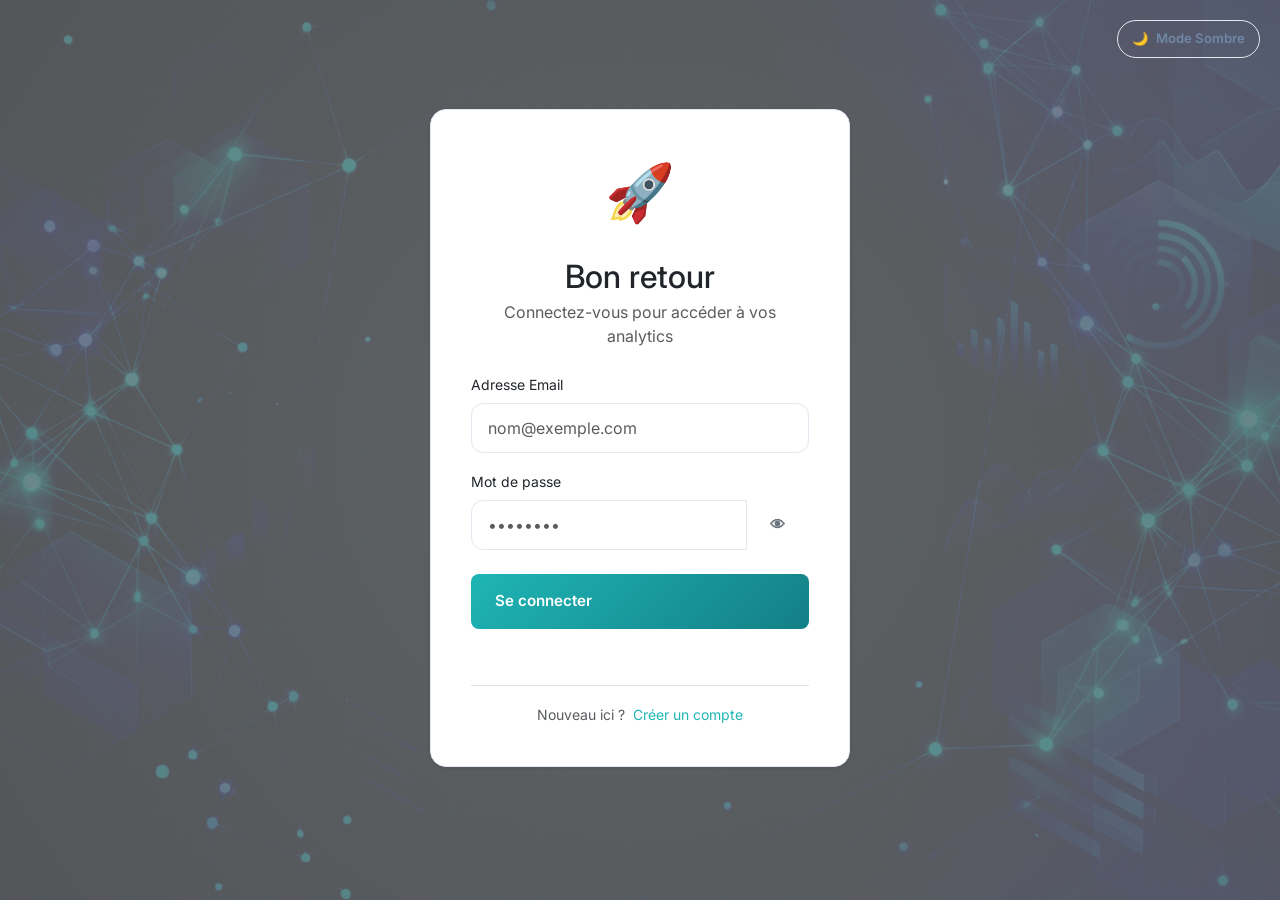
<file: frontend/index.html>
<!DOCTYPE html>
<html lang="fr" data-theme="light">
<head>
    <meta charset="UTF-8">
    <meta name="viewport" content="width=device-width, initial-scale=1.0">
    <title>Connexion - BusinessApp</title>
    <link rel="icon" type="image/png" href="assets/img/logo.png">
    <link rel="apple-touch-icon" href="assets/img/logo.png">
    <link href="https://cdn.jsdelivr.net/npm/bootstrap@5.3.3/dist/css/bootstrap.min.css" rel="stylesheet">
    <link href="https://fonts.googleapis.com/css2?family=Inter:wght@400;500;600;700;800&display=swap" rel="stylesheet">
    <link href="css/page-bg.css" rel="stylesheet">
    <link href="css/app-ux.css" rel="stylesheet">
    <link href="css/charts-global-theme.css" rel="stylesheet">
    <link href="css/topbar-shell.css" rel="stylesheet">
    <style>
        body { display: flex; align-items: center; justify-content: center; padding: 0; }
        .auth-card { width: 100%; max-width: 420px; padding: 2.5rem; text-align: center; }
        .brand-logo { font-size: 3.5rem; margin-bottom: 1.5rem; }
         input.form-control { border-radius: 12px; padding: 12px 16px; background: rgba(255,255,255,0.05); border: 1.5px solid var(--border); }
         [data-theme='dark'] input.form-control { background: rgba(0,0,0,0.2); color: white; }
    </style>
</head>
<body class="auth-page">
    <div style="position: fixed; top: 20px; right: 20px; z-index: 1000;">
        <button class="theme-toggle" id="themeToggle" type="button">
            <span id="themeIcon">🌙</span>
            <span id="themeLabel">Sombre</span>
        </button>
    </div>
    <div class="page-bg"><div class="bg-img"></div><div class="bg-veil"></div><div class="bg-grid"></div></div>

    <div class="auth-card card anim">
        <div class="brand-logo">🚀</div>
        <h2 class="fw-800 mb-1">Bon retour</h2>
        <p class="text-muted mb-4">Connectez-vous pour accéder à vos analytics</p>

        <form id="loginForm" onsubmit="event.preventDefault(); doLogin();" class="text-start">
            <div class="mb-3">
                <label class="form-label small fw-700">Adresse Email</label>
                <input id="email" type="email" class="form-control" placeholder="nom@exemple.com" required>
            </div>
            <div class="mb-4">
                <label class="form-label small fw-700">Mot de passe</label>
                <div class="input-group">
                    <input id="password" type="password" class="form-control" placeholder="••••••••" required>
                    <button class="btn btn-outline-secondary" type="button" onclick="togglePwd()" style="border-radius:0 12px 12px 0;">👁</button>
                </div>
            </div>
            
            <button type="submit" class="btn btn-primary w-100 py-3 mb-3 fw-700" id="loginBtn">Se connecter</button>
            <p id="msg" class="text-center small"></p>
        </form>

        <div class="mt-4 pt-3 border-top">
            <span class="text-muted small">Nouveau ici ?</span>
            <a href="register.html" class="small fw-700 text-decoration-none ms-1" style="color: var(--primary);">Créer un compte</a>
        </div>
    </div>

    <script src="js/theme-manager.js"></script>
    <script>
        async function doLogin() {
            const email = document.getElementById('email').value.trim();
            const password = document.getElementById('password').value;
            const msg = document.getElementById('msg');
            const btn = document.getElementById('loginBtn');

            btn.disabled = true;
            btn.innerHTML = '<span class="spinner-border spinner-border-sm"></span> Connexion...';

            try {
                const res = await fetch('/api/login', {
                    method: 'POST',
                    headers: { 'Content-Type': 'application/json' },
                    body: JSON.stringify({ email, password })
                });
                const data = await res.json();

                if (data.error) {
                    msg.style.color = '#ef4444';
                    msg.textContent = '❌ ' + data.error;
                    btn.disabled = false;
                    btn.textContent = 'Se connecter';
                    return;
                }

                localStorage.setItem('user', JSON.stringify(data.user));
                window.location.href = data.user.role === 'admin' ? 'admin.html' : 'dash.html';

            } catch (err) {
                msg.style.color = '#ef4444';
                msg.textContent = '❌ Erreur réseau';
                btn.disabled = false;
                btn.textContent = 'Se connecter';
            }
        }
        function togglePwd() {
            const i = document.getElementById('password');
            i.type = i.type === 'password' ? 'text' : 'password';
        }
    </script>
</body>
</html>
</file>
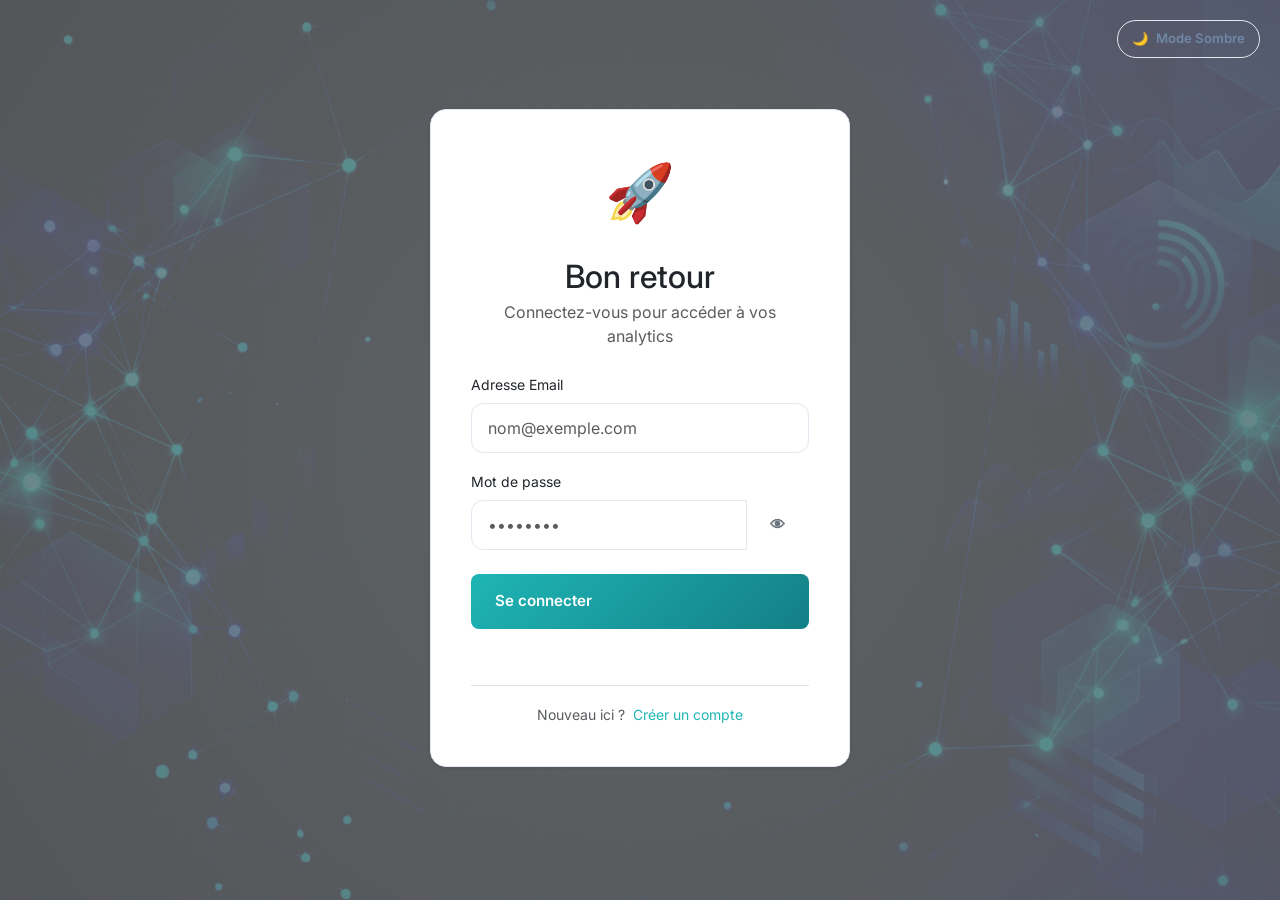
<file: frontend/admin.html>
<!DOCTYPE html>
<html lang="fr" data-theme="light">
<head>
    <meta charset="UTF-8">
    <meta name="viewport" content="width=device-width, initial-scale=1.0">
    <title>Administration — BusinessApp</title>
    <link rel="icon" type="image/png" href="assets/img/logo.png">
    <link rel="apple-touch-icon" href="assets/img/logo.png">
    <link href="https://cdn.jsdelivr.net/npm/bootstrap@5.3.3/dist/css/bootstrap.min.css" rel="stylesheet">
    <link href="https://fonts.googleapis.com/css2?family=Inter:wght@400;500;600;700;800&display=swap" rel="stylesheet">
    <link href="css/page-bg.css" rel="stylesheet">
    <link href="css/topbar-shell.css" rel="stylesheet">
    <link href="css/app-ux.css" rel="stylesheet">
    <style>
        /* ── Layout ── */
        .admin-wrap { max-width: 1100px; margin: 32px auto; padding: 0 16px 80px; }

        /* ── Stats ── */
        .stats-grid {
            display: grid;
            grid-template-columns: repeat(auto-fit, minmax(160px, 1fr));
            gap: 12px;
            margin-bottom: 24px;
        }
        .stat-card {
            background: var(--bg-white);
            border-radius: var(--radius-lg, 16px);
            padding: 20px 22px;
            box-shadow: var(--shadow-sm);
        }
        .stat-card .sc-val  { font-size: 1.9rem; font-weight: 800; line-height: 1; margin-bottom: 4px; }
        .stat-card .sc-lbl  { font-size: 0.78rem; color: var(--text-muted); font-weight: 600; text-transform: uppercase; letter-spacing: .04em; }
        .stat-card .sc-sub  { font-size: 0.75rem; color: var(--text-muted); margin-top: 4px; }

        /* ── Main card ── */
        .main-card {
            background: var(--bg-white);
            border-radius: var(--radius-lg, 16px);
            box-shadow: var(--shadow-sm);
            overflow: hidden;
        }
        .card-header-bar {
            display: flex; align-items: center; justify-content: space-between;
            padding: 18px 24px; border-bottom: 1px solid var(--border-color, rgba(0,0,0,.08));
            flex-wrap: wrap; gap: 12px;
        }
        .card-header-bar .cht { font-size: 0.88rem; font-weight: 700; color: var(--text-muted); text-transform: uppercase; letter-spacing: .06em; }
        .search-row { display: flex; gap: 10px; align-items: center; }
        .search-input {
            border: 1.5px solid var(--border);
            border-radius: 10px; padding: 8px 14px; font-size: 0.84rem;
            background: var(--bg-soft); color: var(--text-dark);
            width: 220px; transition: border-color .15s;
        }
        .search-input:focus { outline: none; border-color: var(--primary); }
        .filter-sel {
            border: 1.5px solid var(--border);
            border-radius: 10px; padding: 8px 12px; font-size: 0.84rem;
            background: var(--bg-soft); color: var(--text-dark); cursor: pointer;
        }

        /* ── Table ── */
        .users-table { width: 100%; border-collapse: collapse; }
        .users-table th {
            font-size: 0.72rem; font-weight: 700; text-transform: uppercase; letter-spacing: .07em;
            color: var(--text-muted); padding: 12px 20px;
            background: var(--bg-soft);
            border-bottom: 1px solid var(--border-subtle);
            white-space: nowrap;
        }
        .users-table td {
            padding: 13px 20px; border-bottom: 1px solid var(--border-subtle);
            font-size: 0.87rem; vertical-align: middle;
        }
        .users-table tbody tr:last-child td { border-bottom: none; }
        .users-table tbody tr { transition: background .12s; }
        .users-table tbody tr:hover td { background: var(--bg-soft); }
        .users-table tbody tr td { user-select: none; -webkit-user-select: none; cursor: default; }
        .users-table tbody tr td select,
        .users-table tbody tr td button { cursor: pointer; }
        .users-table tbody tr td.email-cell { user-select: text; -webkit-user-select: text; }

        /* ── User cell ── */
        .user-cell { display: flex; align-items: center; gap: 12px; }
        .uav {
            width: 36px; height: 36px; border-radius: 50%;
            background: var(--primary); color: #fff;
            display: flex; align-items: center; justify-content: center;
            font-size: 0.8rem; font-weight: 800; flex-shrink: 0;
        }
        .uav.admin { background: #7c3aed; }
        .uav.user  { background: var(--primary, #6366f1); }
        .uname { font-weight: 700; font-size: 0.88rem; }
        .uemail { font-size: 0.78rem; color: var(--text-muted); }

        /* ── Role select ── */
        .role-select {
            appearance: none; -webkit-appearance: none;
            border-radius: 20px; padding: 4px 28px 4px 12px; font-size: 0.75rem; font-weight: 700;
            border: 2px solid transparent; cursor: pointer; transition: all .15s;
            background-image: url("data:image/svg+xml,%3Csvg xmlns='http://www.w3.org/2000/svg' width='10' height='6' viewBox='0 0 10 6'%3E%3Cpath d='M1 1l4 4 4-4' stroke='%23666' stroke-width='1.5' fill='none' stroke-linecap='round'/%3E%3C/svg%3E");
            background-repeat: no-repeat; background-position: right 9px center;
            font-family: inherit;
        }
        .role-select.admin { background-color: #ede9fe; color: #6d28d9; border-color: #c4b5fd; }
        .role-select.user  { background-color: #d1fae5; color: #065f46; border-color: #6ee7b7; }
        .role-select:focus { outline: none; box-shadow: 0 0 0 3px rgba(99,102,241,.2); }

        /* ── Saving spinner ── */
        .role-saving { opacity: .5; pointer-events: none; }

        /* ── Actions ── */
        .btn-icon {
            width: 32px; height: 32px; border-radius: 8px; border: none;
            display: inline-flex; align-items: center; justify-content: center;
            cursor: pointer; font-size: 0.9rem; transition: background .12s;
            background: transparent;
        }
        .btn-icon.del:hover { background: #fee2e2; }
        .btn-icon.edit-btn:hover { background: var(--bg-soft); }

        /* ── Empty state ── */
        .empty-state { text-align: center; padding: 60px 20px; color: var(--text-muted); }
        .empty-state .es-icon { font-size: 2.5rem; margin-bottom: 12px; }
        .empty-state p { font-size: 0.88rem; }

        /* ── Loading ── */
        .loading-row td { text-align: center; padding: 40px; color: var(--text-muted); font-size: 0.88rem; }

        /* ── Modal / Drawer ── */
        .modal-overlay {
            display: none; position: fixed; inset: 0;
            background: rgba(0,0,0,.45); z-index: 1060;
            align-items: center; justify-content: center;
        }
        .modal-overlay.open { display: flex; }

        .modal-box {
            background: var(--bg-white); border-radius: 20px;
            padding: 32px; width: 460px; max-width: 95vw;
            box-shadow: 0 24px 64px rgba(0,0,0,.18);
            animation: slideUp .2s ease;
        }
        @keyframes slideUp { from { transform: translateY(16px); opacity:0; } to { transform: translateY(0); opacity:1; } }

        .modal-box h5 { font-size: 1.05rem; font-weight: 800; margin-bottom: 6px; }
        .modal-box .msub { font-size: 0.83rem; color: var(--text-muted); margin-bottom: 24px; }

        .form-label { font-size: 0.72rem; font-weight: 700; color: var(--text-muted); text-transform: uppercase; letter-spacing: .05em; margin-bottom: 5px; }
        .form-control {
            border-radius: 10px; font-size: 0.9rem; padding: 10px 14px;
            border: 1.5px solid var(--border-color, rgba(0,0,0,.12));
            background: var(--bg-white); color: var(--text);
            transition: border-color .15s, box-shadow .15s; width: 100%;
        }
        .form-control:focus { border-color: var(--primary); box-shadow: 0 0 0 3px rgba(99,102,241,.15); outline: none; }
        .form-control.is-invalid { border-color: #dc3545; }

        .form-select {
            border-radius: 10px; font-size: 0.9rem; padding: 10px 14px;
            border: 1.5px solid var(--border-color, rgba(0,0,0,.12));
            background: var(--bg-white); color: var(--text);
            transition: border-color .15s; width: 100%; cursor: pointer; font-family: inherit;
        }
        .form-select:focus { border-color: var(--primary); box-shadow: 0 0 0 3px rgba(99,102,241,.15); outline: none; }

        .modal-footer-btns { display: flex; gap: 10px; justify-content: flex-end; margin-top: 24px; }

        /* ── Inline alert ── */
        .inline-alert { font-size: 0.83rem; padding: 10px 14px; border-radius: 10px; margin-bottom: 14px; display: none; }
        .inline-alert.success { background: #d1fae5; color: #065f46; border: 1px solid #6ee7b7; }
        .inline-alert.danger  { background: #fee2e2; color: #991b1b; border: 1px solid #fca5a5; }

        /* ── Toast ── */
        #toast {
            position: fixed; bottom: 28px; left: 50%; transform: translateX(-50%) translateY(20px);
            background: var(--primary); color: #fff;
            padding: 11px 24px; border-radius: 40px; font-size: 0.88rem; font-weight: 600;
            box-shadow: 0 4px 20px rgba(0,0,0,.18);
            opacity: 0; transition: opacity .3s, transform .3s; pointer-events: none;
            white-space: nowrap; z-index: 9999;
        }
        #toast.show { opacity: 1; transform: translateX(-50%) translateY(0); }
        #toast.error { background: #dc3545; }

        /* ── Delete confirm modal ── */
        .del-modal-box { max-width: 400px; }
        .del-modal-box .del-warning { background: #fff5f5; border: 1.5px solid #fca5a5; border-radius: 12px; padding: 14px; margin-bottom: 20px; font-size: 0.84rem; color: #991b1b; }

        /* ── Pagination ── */
        .pagination-bar {
            display: flex; align-items: center; justify-content: space-between;
            padding: 14px 20px; border-top: 1px solid var(--border-color, rgba(0,0,0,.08));
            font-size: 0.82rem; color: var(--text-muted); flex-wrap: wrap; gap: 8px;
        }
        .page-btns { display: flex; gap: 4px; }
        .page-btn {
            width: 30px; height: 30px; border-radius: 8px; border: 1.5px solid var(--border-color, rgba(0,0,0,.12));
            background: transparent; font-size: 0.8rem; cursor: pointer; color: var(--text);
            display: flex; align-items: center; justify-content: center; transition: all .12s;
        }
        .page-btn:hover { background: var(--bg-soft); }
        .page-btn.active { background: var(--primary); color: #fff; border-color: var(--primary); }
        .page-btn:disabled { opacity: .35; cursor: not-allowed; }

        .password-toggle { position: relative; }
        .password-toggle input { padding-right: 40px; }
        .password-toggle .eye-btn {
            position: absolute; right: 12px; top: 50%; transform: translateY(-50%);
            background: none; border: none; cursor: pointer; color: var(--text-muted); font-size: 1rem;
        }

        .strength-bar { height: 3px; border-radius: 2px; background: var(--border-color, rgba(0,0,0,.1)); overflow: hidden; margin-top: 6px; }
        .strength-fill { height: 100%; border-radius: 2px; width: 0; transition: width .3s, background .3s; }
        .strength-lbl { font-size: 0.72rem; margin-top: 3px; color: var(--text-muted); }
    </style>
</head>
<body>

<div class="page-bg"><div class="bg-img"></div><div class="bg-veil"></div><div class="bg-grid"></div></div>

<nav class="topbar">
    <a class="brand" href="dash.html"><span class="brand-dot"></span>BusinessApp</a>
    <div class="tnav nav-left">
        <a href="dash.html">Data Import</a>
        <a href="charts.html">Analytics</a>
    </div>
    <div class="tnav nav-right">
        <a href="profile.html">Profil</a>
        <a href="contact.html">Contact</a>
        <a href="admin.html" class="active" id="navAdminItem">Admin</a>
    </div>
    <div class="tr2">
        <button class="theme-toggle" id="themeToggle" type="button">
            <span id="themeIcon">🌙</span>
            <span id="themeLabel">Sombre</span>
        </button>
        <div class="upill" id="userPill">
            <div class="uav" id="userAvatar">U</div>
            <span id="navUser">Chargement…</span>
            <div class="udrop" id="userMenu">
                <div class="udrop-header">
                    <div class="uav-lg" id="menuUserAvatarLg">U</div>
                    <div class="udrop-name" id="menuUserName">Molk H</div>
                    <div class="udrop-email" id="menuUserEmail">molk@example.com</div>
                </div>
                <div class="udrop-actions">
                    <a href="profile.html">
                        <span style="font-size:1.1rem">👤</span> Gérer votre compte
                    </a>
                </div>
                <div class="udrop-footer">
                    <button id="logoutNav" class="lo-btn">Se déconnecter</button>
                </div>
            </div>
        </div>
    </div>
</nav>

<div class="container anim">
<div class="admin-wrap">

    <!-- Stats -->
    <div class="stats-grid">
        <div class="stat-card">
            <div class="sc-val" id="statTotal">—</div>
            <div class="sc-lbl">Total utilisateurs</div>
            <div class="sc-sub" id="statTotalSub"></div>
        </div>
        <div class="stat-card">
            <div class="sc-val" id="statAdmins" style="color:#7c3aed">—</div>
            <div class="sc-lbl">Administrateurs</div>
        </div>
        <div class="stat-card">
            <div class="sc-val" id="statUsers" style="color:#059669">—</div>
            <div class="sc-lbl">Utilisateurs</div>
        </div>
        <div class="stat-card">
            <div class="sc-val" id="statToday">—</div>
            <div class="sc-lbl">Nouveaux aujourd'hui</div>
        </div>
        <div class="stat-card">
            <div class="sc-val" id="statWeek">—</div>
            <div class="sc-lbl">Cette semaine</div>
        </div>
    </div>

    <!-- Main card -->
    <div class="main-card">
        <div class="card-header-bar">
            <span class="cht">Gestion des utilisateurs</span>
            <div class="search-row">
                <input class="search-input" type="text" id="searchInput" placeholder="🔍  Rechercher…" oninput="applyFilters()">
                <select class="filter-sel" id="roleFilter" onchange="applyFilters()">
                    <option value="">Tous les rôles</option>
                    <option value="admin">Admin</option>
                    <option value="user">User</option>
                </select>
                <button class="btn btn-primary btn-sm fw-700 px-3 py-2" onclick="openAddModal()" style="border-radius:10px;font-size:.84rem">
                    + Ajouter
                </button>
                <button class="btn btn-outline-secondary btn-sm px-3 py-2" onclick="exportCSV()" style="border-radius:10px;font-size:.84rem" title="Exporter CSV">
                    ↓ Export
                </button>
            </div>
        </div>

        <div style="overflow-x:auto">
            <table class="users-table" id="usersTable">
                <thead>
                    <tr>
                        <th style="cursor:pointer" onclick="sortBy('name')">Utilisateur <span id="sort-name"></span></th>
                        <th style="cursor:pointer" onclick="sortBy('email')">Email <span id="sort-email"></span></th>
                        <th style="cursor:pointer" onclick="sortBy('role')">Rôle <span id="sort-role"></span></th>
                        <th style="cursor:pointer" onclick="sortBy('date')">Créé le <span id="sort-date"></span></th>
                        <th>Actions</th>
                    </tr>
                </thead>
                <tbody id="usersBody">
                    <tr class="loading-row"><td colspan="5">Chargement…</td></tr>
                </tbody>
            </table>
        </div>

        <div class="pagination-bar">
            <span id="paginationInfo"></span>
            <div class="page-btns" id="pageBtns"></div>
        </div>
    </div>

</div>
</div>

<div id="toast"></div>

<!-- ══ Modal Ajouter / Modifier ══ -->
<div class="modal-overlay" id="modalUser">
    <div class="modal-box">
        <h5 id="modalUserTitle">Ajouter un utilisateur</h5>
        <p class="msub" id="modalUserSub">Tous les champs sont requis</p>
        <div id="alertUser" class="inline-alert"></div>

        <div class="row g-3 mb-3">
            <div class="col-6">
                <label class="form-label">Prénom</label>
                <input type="text" class="form-control" id="uFirst" placeholder="Jean">
            </div>
            <div class="col-6">
                <label class="form-label">Nom</label>
                <input type="text" class="form-control" id="uLast" placeholder="Dupont">
            </div>
        </div>
        <div class="mb-3">
            <label class="form-label">Email</label>
            <input type="email" class="form-control" id="uEmail" placeholder="jean.dupont@exemple.com">
        </div>
        <div class="mb-3" id="pwdWrap">
            <label class="form-label">Mot de passe</label>
            <div class="password-toggle">
                <input type="password" class="form-control" id="uPwd" placeholder="Min. 6 caractères" oninput="checkStrength(this.value)">
                <button type="button" class="eye-btn" onclick="togglePwd('uPwd',this)">👁</button>
            </div>
            <div class="strength-bar"><div class="strength-fill" id="strengthFill"></div></div>
            <div class="strength-lbl" id="strengthLbl"></div>
        </div>
        <div class="mb-3">
            <label class="form-label">Rôle</label>
            <select class="form-select" id="uRole">
                <option value="user">Utilisateur</option>
                <option value="admin">Administrateur</option>
            </select>
        </div>

        <div class="modal-footer-btns">
            <button class="btn btn-outline-secondary" onclick="closeUserModal()">Annuler</button>
            <button class="btn btn-primary fw-700" id="btnSaveUser" onclick="saveUser()">Créer</button>
        </div>
    </div>
</div>

<!-- ══ Modal Supprimer ══ -->
<div class="modal-overlay" id="modalDelete">
    <div class="modal-box del-modal-box">
        <h5>Supprimer l'utilisateur</h5>
        <p class="msub">Cette action est irréversible.</p>
        <div class="del-warning">
            ⚠️ Toutes les données associées à <strong id="delUserName"></strong> seront définitivement supprimées de la base de données.
        </div>
        <div class="mb-3">
            <label class="form-label">Tapez l'email de l'utilisateur pour confirmer</label>
            <input type="text" class="form-control" id="delConfirmEmail" placeholder="">
        </div>
        <div class="modal-footer-btns">
            <button class="btn btn-outline-secondary" onclick="closeDeleteModal()">Annuler</button>
            <button class="btn btn-danger fw-700" onclick="confirmDelete()">Supprimer définitivement</button>
        </div>
    </div>
</div>

<script src="js/ui-core.js"></script>
<script src="js/theme-manager.js"></script>
<script>
/* ═══════════════════════════════════════════
   STATE
═══════════════════════════════════════════ */
let allUsers    = [];
let filtered    = [];
let currentPage = 1;
const PAGE_SIZE = 10;
let sortField   = 'date';
let sortDir     = -1; // -1 = desc, 1 = asc
let editUserId  = null;
let deleteTarget= null;

/* ═══════════════════════════════════════════
   INIT
═══════════════════════════════════════════ */
(async function init() {
    const curr = window.UICore?.requireUser?.();
    if (curr) window.UICore?.hydrateUserPill?.(curr, { nameId: 'navUser', avatarId: 'userAvatar' });
    await loadUsers();
})();

/* ═══════════════════════════════════════════
   API HELPERS
═══════════════════════════════════════════ */
function getToken() {
    try { return JSON.parse(localStorage.getItem('user') || '{}').id || ''; }
    catch(e) { return ''; }
}

function authHeaders(json = false) {
    const h = { 'Authorization': `Bearer ${getToken()}` };
    if (json) h['Content-Type'] = 'application/json';
    return h;
}

/* ═══════════════════════════════════════════
   LOAD USERS  →  GET /api/users
═══════════════════════════════════════════ */
async function loadUsers() {
    document.getElementById('usersBody').innerHTML =
        '<tr class="loading-row"><td colspan="5">Chargement…</td></tr>';
    try {
        const res  = await fetch('/api/users', { headers: authHeaders() });
        if (!res.ok) throw new Error(`HTTP ${res.status}`);
        allUsers = await res.json();
    } catch(e) {
        allUsers = [];
        showToast('Impossible de charger les utilisateurs', true);
    }
    updateStats();
    applyFilters();
}

/* ═══════════════════════════════════════════
   STATS
═══════════════════════════════════════════ */
function updateStats() {
    const admins  = allUsers.filter(u => u.role === 'admin').length;
    const users   = allUsers.filter(u => u.role !== 'admin').length;
    const today   = new Date().toISOString().slice(0, 10);
    const todayCnt= allUsers.filter(u => (u.created_at || '').startsWith(today)).length;
    const weekAgo = new Date(Date.now() - 7 * 86400000).toISOString().slice(0, 10);
    const weekCnt = allUsers.filter(u => (u.created_at || '') >= weekAgo).length;

    document.getElementById('statTotal').textContent   = allUsers.length;
    document.getElementById('statAdmins').textContent  = admins;
    document.getElementById('statUsers').textContent   = users;
    document.getElementById('statToday').textContent   = todayCnt;
    document.getElementById('statWeek').textContent    = weekCnt;
    document.getElementById('statTotalSub').textContent= `${admins} admin${admins>1?'s':''}`;
}

/* ═══════════════════════════════════════════
   FILTER + SORT + RENDER
═══════════════════════════════════════════ */
function applyFilters() {
    const q    = document.getElementById('searchInput').value.toLowerCase();
    const role = document.getElementById('roleFilter').value;

    filtered = allUsers.filter(u => {
        const full = `${u.firstname} ${u.lastname} ${u.email}`.toLowerCase();
        return (!q || full.includes(q)) && (!role || u.role === role);
    });

    // sort
    filtered.sort((a, b) => {
        let va, vb;
        if (sortField === 'name')  { va = `${a.firstname} ${a.lastname}`.toLowerCase(); vb = `${b.firstname} ${b.lastname}`.toLowerCase(); }
        if (sortField === 'email') { va = a.email || ''; vb = b.email || ''; }
        if (sortField === 'role')  { va = a.role || ''; vb = b.role || ''; }
        if (sortField === 'date')  { va = a.created_at || ''; vb = b.created_at || ''; }
        if (va < vb) return -sortDir;
        if (va > vb) return  sortDir;
        return 0;
    });

    currentPage = 1;
    renderPage();
}

function sortBy(field) {
    if (sortField === field) sortDir *= -1;
    else { sortField = field; sortDir = 1; }
    ['name','email','role','date'].forEach(f => {
        document.getElementById('sort-' + f).textContent = '';
    });
    document.getElementById('sort-' + field).textContent = sortDir === 1 ? ' ▲' : ' ▼';
    applyFilters();
}

function renderPage() {
    const body   = document.getElementById('usersBody');
    const start  = (currentPage - 1) * PAGE_SIZE;
    const page   = filtered.slice(start, start + PAGE_SIZE);

    if (!page.length) {
        body.innerHTML = `<tr><td colspan="5">
            <div class="empty-state">
                <div class="es-icon">🔍</div>
                <p>Aucun utilisateur trouvé</p>
            </div>
        </td></tr>`;
        document.getElementById('paginationInfo').textContent = '0 résultat';
        document.getElementById('pageBtns').innerHTML = '';
        return;
    }

    body.innerHTML = page.map(u => {
        const initials = ((u.firstname || '?')[0] + (u.lastname || '?')[0]).toUpperCase();
        const isAdmin  = u.role === 'admin';
        return `
        <tr>
            <td>
                <div class="user-cell">
                    <div class="uav ${isAdmin ? 'admin' : 'user'}">${initials}</div>
                    <div>
                        <div class="uname">${esc(u.firstname)} ${esc(u.lastname)}</div>
                    </div>
                </div>
            </td>
            <td class="email-cell" style="color:var(--text-muted);font-size:.83rem">${esc(u.email)}</td>
            <td>
                <select class="role-select ${u.role}" id="role-${u.id}"
                    onchange="changeRole(${u.id}, this)"
                    data-original="${u.role}">
                    <option value="user"  ${u.role==='user'  ?'selected':''}>👤 Utilisateur</option>
                    <option value="admin" ${u.role==='admin' ?'selected':''}>🔑 Administrateur</option>
                </select>
            </td>
            <td style="color:var(--text-muted);font-size:.8rem;white-space:nowrap">${formatDate(u.created_at)}</td>
            <td>
                <div style="display:flex;gap:4px">
                    <button class="btn-icon edit-btn" title="Modifier" onclick="openEditModal(${u.id})">✏️</button>
                    <button class="btn-icon del" title="Supprimer" onclick="openDeleteModal(${u.id})">🗑️</button>
                </div>
            </td>
        </tr>`;
    }).join('');

    renderPagination();
}

function renderPagination() {
    const total = filtered.length;
    const pages = Math.ceil(total / PAGE_SIZE);
    const start = (currentPage - 1) * PAGE_SIZE + 1;
    const end   = Math.min(currentPage * PAGE_SIZE, total);

    document.getElementById('paginationInfo').textContent =
        `${start}–${end} sur ${total} utilisateur${total > 1 ? 's' : ''}`;

    let html = `<button class="page-btn" onclick="goPage(${currentPage-1})" ${currentPage<=1?'disabled':''}>‹</button>`;
    for (let i = 1; i <= pages; i++) {
        html += `<button class="page-btn ${i===currentPage?'active':''}" onclick="goPage(${i})">${i}</button>`;
    }
    html += `<button class="page-btn" onclick="goPage(${currentPage+1})" ${currentPage>=pages?'disabled':''}>›</button>`;
    document.getElementById('pageBtns').innerHTML = html;
}

function goPage(p) {
    const pages = Math.ceil(filtered.length / PAGE_SIZE);
    if (p < 1 || p > pages) return;
    currentPage = p;
    renderPage();
}

/* ═══════════════════════════════════════════
   CHANGE ROLE  →  PUT /api/admin/users/:id/role
═══════════════════════════════════════════ */
async function changeRole(id, sel) {
    const newRole    = sel.value;
    const oldRole    = sel.dataset.original;
    sel.className    = 'role-select role-saving ' + newRole;
    sel.disabled     = true;

    try {
        const res  = await fetch(`/api/admin/users/${id}/role`, {
            method:  'PUT',
            headers: authHeaders(true),
            body:    JSON.stringify({ role: newRole })
        });
        const data = await res.json();
        if (!res.ok) throw new Error(data.error || 'Erreur serveur');

        // Update local data
        const u = allUsers.find(x => x.id === id);
        if (u) u.role = newRole;
        sel.dataset.original = newRole;
        sel.className = 'role-select ' + newRole;
        updateStats();
        showToast(`✓ Rôle mis à jour → ${newRole === 'admin' ? 'Administrateur' : 'Utilisateur'}`);
    } catch(e) {
        // Revert on error
        sel.value     = oldRole;
        sel.className = 'role-select ' + oldRole;
        showToast('❌ ' + e.message, true);
    }
    sel.disabled = false;
}

/* ═══════════════════════════════════════════
   ADD USER MODAL
═══════════════════════════════════════════ */
function openAddModal() {
    editUserId = null;
    document.getElementById('modalUserTitle').textContent = 'Ajouter un utilisateur';
    document.getElementById('modalUserSub').textContent   = 'Tous les champs sont requis';
    document.getElementById('btnSaveUser').textContent    = 'Créer';
    document.getElementById('pwdWrap').style.display      = 'block';
    ['uFirst','uLast','uEmail','uPwd'].forEach(id => document.getElementById(id).value = '');
    document.getElementById('uRole').value = 'user';
    document.getElementById('strengthFill').style.width = '0';
    document.getElementById('strengthLbl').textContent  = '';
    hideAlert('alertUser');
    clearInvalid();
    document.getElementById('modalUser').classList.add('open');
    setTimeout(() => document.getElementById('uFirst').focus(), 100);
}

/* ═══════════════════════════════════════════
   EDIT USER MODAL
═══════════════════════════════════════════ */
function openEditModal(id) {
    const u = allUsers.find(x => x.id === id);
    if (!u) return;
    editUserId = id;
    document.getElementById('modalUserTitle').textContent = 'Modifier l\'utilisateur';
    document.getElementById('modalUserSub').textContent   = 'Laissez le mot de passe vide pour ne pas le changer';
    document.getElementById('btnSaveUser').textContent    = 'Enregistrer';
    document.getElementById('pwdWrap').style.display      = 'block';
    document.getElementById('uFirst').value = u.firstname || '';
    document.getElementById('uLast').value  = u.lastname  || '';
    document.getElementById('uEmail').value = u.email     || '';
    document.getElementById('uPwd').value   = '';
    document.getElementById('uRole').value  = u.role || 'user';
    document.getElementById('strengthFill').style.width = '0';
    document.getElementById('strengthLbl').textContent  = '';
    hideAlert('alertUser');
    clearInvalid();
    document.getElementById('modalUser').classList.add('open');
    setTimeout(() => document.getElementById('uFirst').focus(), 100);
}

function closeUserModal() {
    document.getElementById('modalUser').classList.remove('open');
    editUserId = null;
}

/* ═══════════════════════════════════════════
   SAVE USER
   ADD  → POST /api/admin/users
   EDIT → PUT  /api/profile/:id  +  PUT /api/admin/users/:id/role
          (+ PUT /api/profile/:id/password si mdp renseigné)
═══════════════════════════════════════════ */
async function saveUser() {
    clearInvalid();
    const first = document.getElementById('uFirst').value.trim();
    const last  = document.getElementById('uLast').value.trim();
    const email = document.getElementById('uEmail').value.trim();
    const pwd   = document.getElementById('uPwd').value;
    const role  = document.getElementById('uRole').value;

    let ok = true;
    if (!first) { markInvalid('uFirst'); ok = false; }
    if (!last)  { markInvalid('uLast');  ok = false; }
    if (!email || !email.includes('@')) { markInvalid('uEmail'); ok = false; }
    if (!editUserId && (!pwd || pwd.length < 6)) { markInvalid('uPwd'); ok = false; }
    if (editUserId  && pwd && pwd.length < 6)    { markInvalid('uPwd'); ok = false; }
    if (!ok) return;

    const btn = document.getElementById('btnSaveUser');
    btn.disabled = true;
    btn.textContent = editUserId ? 'Enregistrement…' : 'Création…';

    try {
        if (!editUserId) {
            /* ── CREATE ── */
            const res  = await fetch('/api/admin/users', {
                method:  'POST',
                headers: authHeaders(true),
                body:    JSON.stringify({ firstname: first, lastname: last, email, password: pwd, role })
            });
            const data = await res.json();
            if (!res.ok) throw new Error(data.error || 'Erreur serveur');

            allUsers.unshift(data.user);
            updateStats();
            applyFilters();
            closeUserModal();
            showToast(`✓ ${first} ${last} ajouté avec succès`);
        } else {
            /* ── UPDATE infos ── */
            const r1  = await fetch(`/api/profile/${editUserId}`, {
                method:  'PUT',
                headers: authHeaders(true),
                body:    JSON.stringify({ firstname: first, lastname: last, email })
            });
            const d1  = await r1.json();
            if (!r1.ok) throw new Error(d1.error || 'Erreur mise à jour profil');

            /* ── UPDATE role ── */
            const r2  = await fetch(`/api/admin/users/${editUserId}/role`, {
                method:  'PUT',
                headers: authHeaders(true),
                body:    JSON.stringify({ role })
            });
            if (!r2.ok) { const d2 = await r2.json(); throw new Error(d2.error || 'Erreur rôle'); }

            /* ── UPDATE password (optionnel) ── */
            if (pwd) {
                const r3 = await fetch(`/api/profile/${editUserId}/password`, {
                    method:  'PUT',
                    headers: authHeaders(true),
                    body:    JSON.stringify({ new_password: pwd })
                });
                if (!r3.ok) {
                    const d3 = await r3.json();
                    console.warn('Password update:', d3.error);
                }
            }

            // Sync local data
            const u = allUsers.find(x => x.id === editUserId);
            if (u) { u.firstname = first; u.lastname = last; u.email = email; u.role = role; }
            updateStats();
            applyFilters();
            closeUserModal();
            showToast(`✓ ${first} ${last} mis à jour`);
        }
    } catch(e) {
        showAlert('alertUser', 'danger', e.message);
        btn.disabled = false;
        btn.textContent = editUserId ? 'Enregistrer' : 'Créer';
        return;
    }
    btn.disabled = false;
    btn.textContent = editUserId ? 'Enregistrer' : 'Créer';
}

/* ═══════════════════════════════════════════
   DELETE USER  →  DELETE /api/profile/:id
═══════════════════════════════════════════ */
function openDeleteModal(id) {
    const u = allUsers.find(x => x.id === id);
    if (!u) return;
    deleteTarget = u;
    document.getElementById('delUserName').textContent   = `${u.firstname} ${u.lastname}`;
    document.getElementById('delConfirmEmail').value     = '';
    document.getElementById('delConfirmEmail').placeholder = u.email;
    document.getElementById('modalDelete').classList.add('open');
    setTimeout(() => document.getElementById('delConfirmEmail').focus(), 100);
}

function closeDeleteModal() {
    document.getElementById('modalDelete').classList.remove('open');
    deleteTarget = null;
}

async function confirmDelete() {
    if (!deleteTarget) return;
    const input = document.getElementById('delConfirmEmail').value.trim();
    if (input !== deleteTarget.email) {
        document.getElementById('delConfirmEmail').classList.add('is-invalid');
        return;
    }
    try {
        const res = await fetch(`/api/profile/${deleteTarget.id}`, {
            method:  'DELETE',
            headers: authHeaders()
        });
        if (!res.ok) {
            const d = await res.json();
            throw new Error(d.error || 'Erreur serveur');
        }
    } catch(e) {
        showToast('❌ ' + e.message, true);
        closeDeleteModal();
        return;
    }
    allUsers = allUsers.filter(x => x.id !== deleteTarget.id);
    updateStats();
    applyFilters();
    const name = `${deleteTarget.firstname} ${deleteTarget.lastname}`;
    closeDeleteModal();
    showToast(`🗑️ ${name} supprimé`);
}

/* ═══════════════════════════════════════════
   EXPORT CSV  →  GET /api/users/export
═══════════════════════════════════════════ */
function exportCSV() {
    const a = document.createElement('a');
    a.href  = '/api/users/export';
    a.click();
    showToast('Export CSV en cours…');
}

/* ═══════════════════════════════════════════
   HELPERS
═══════════════════════════════════════════ */
function esc(s) {
    return (s || '').replace(/&/g,'&amp;').replace(/</g,'&lt;').replace(/>/g,'&gt;');
}

function formatDate(d) {
    if (!d) return '—';
    const dt = new Date(d.replace(' ', 'T'));
    if (isNaN(dt)) return d;
    return dt.toLocaleDateString('fr-FR', { day:'2-digit', month:'short', year:'numeric' });
}

function markInvalid(id) { document.getElementById(id).classList.add('is-invalid'); }
function clearInvalid()  {
    ['uFirst','uLast','uEmail','uPwd','delConfirmEmail'].forEach(id => {
        const el = document.getElementById(id);
        if (el) el.classList.remove('is-invalid');
    });
}

function showAlert(id, type, msg) {
    const el = document.getElementById(id);
    el.className  = 'inline-alert ' + type;
    el.textContent = msg;
    el.style.display = 'block';
}
function hideAlert(id) { document.getElementById(id).style.display = 'none'; }

function showToast(msg, isError = false) {
    const t = document.getElementById('toast');
    t.textContent = msg;
    t.className   = isError ? 'error' : '';
    t.classList.add('show');
    setTimeout(() => t.classList.remove('show'), 3200);
}

function togglePwd(inputId, btn) {
    const el = document.getElementById(inputId);
    if (el.type === 'password') { el.type = 'text';     btn.textContent = '🙈'; }
    else                        { el.type = 'password'; btn.textContent = '👁';  }
}

function checkStrength(v) {
    let s = 0;
    if (v.length >= 8)          s++;
    if (/[A-Z]/.test(v))        s++;
    if (/[0-9]/.test(v))        s++;
    if (/[^A-Za-z0-9]/.test(v)) s++;
    const colors = ['','#ef4444','#f59e0b','#10b981','#10b981'];
    const labels = ['','Faible','Moyen','Fort','Très fort'];
    document.getElementById('strengthFill').style.width      = (s * 25) + '%';
    document.getElementById('strengthFill').style.background = colors[s] || 'transparent';
    document.getElementById('strengthLbl').textContent       = labels[s] || '';
}

// Close modals on overlay click
document.getElementById('modalUser').addEventListener('click',   e => { if(e.target===e.currentTarget) closeUserModal(); });
document.getElementById('modalDelete').addEventListener('click', e => { if(e.target===e.currentTarget) closeDeleteModal(); });

// Keyboard shortcuts
document.addEventListener('keydown', e => {
    if (e.key === 'Escape') { closeUserModal(); closeDeleteModal(); }
});

window.UICore?.bindLogout?.();
</script>
</body>
</html>
</file>
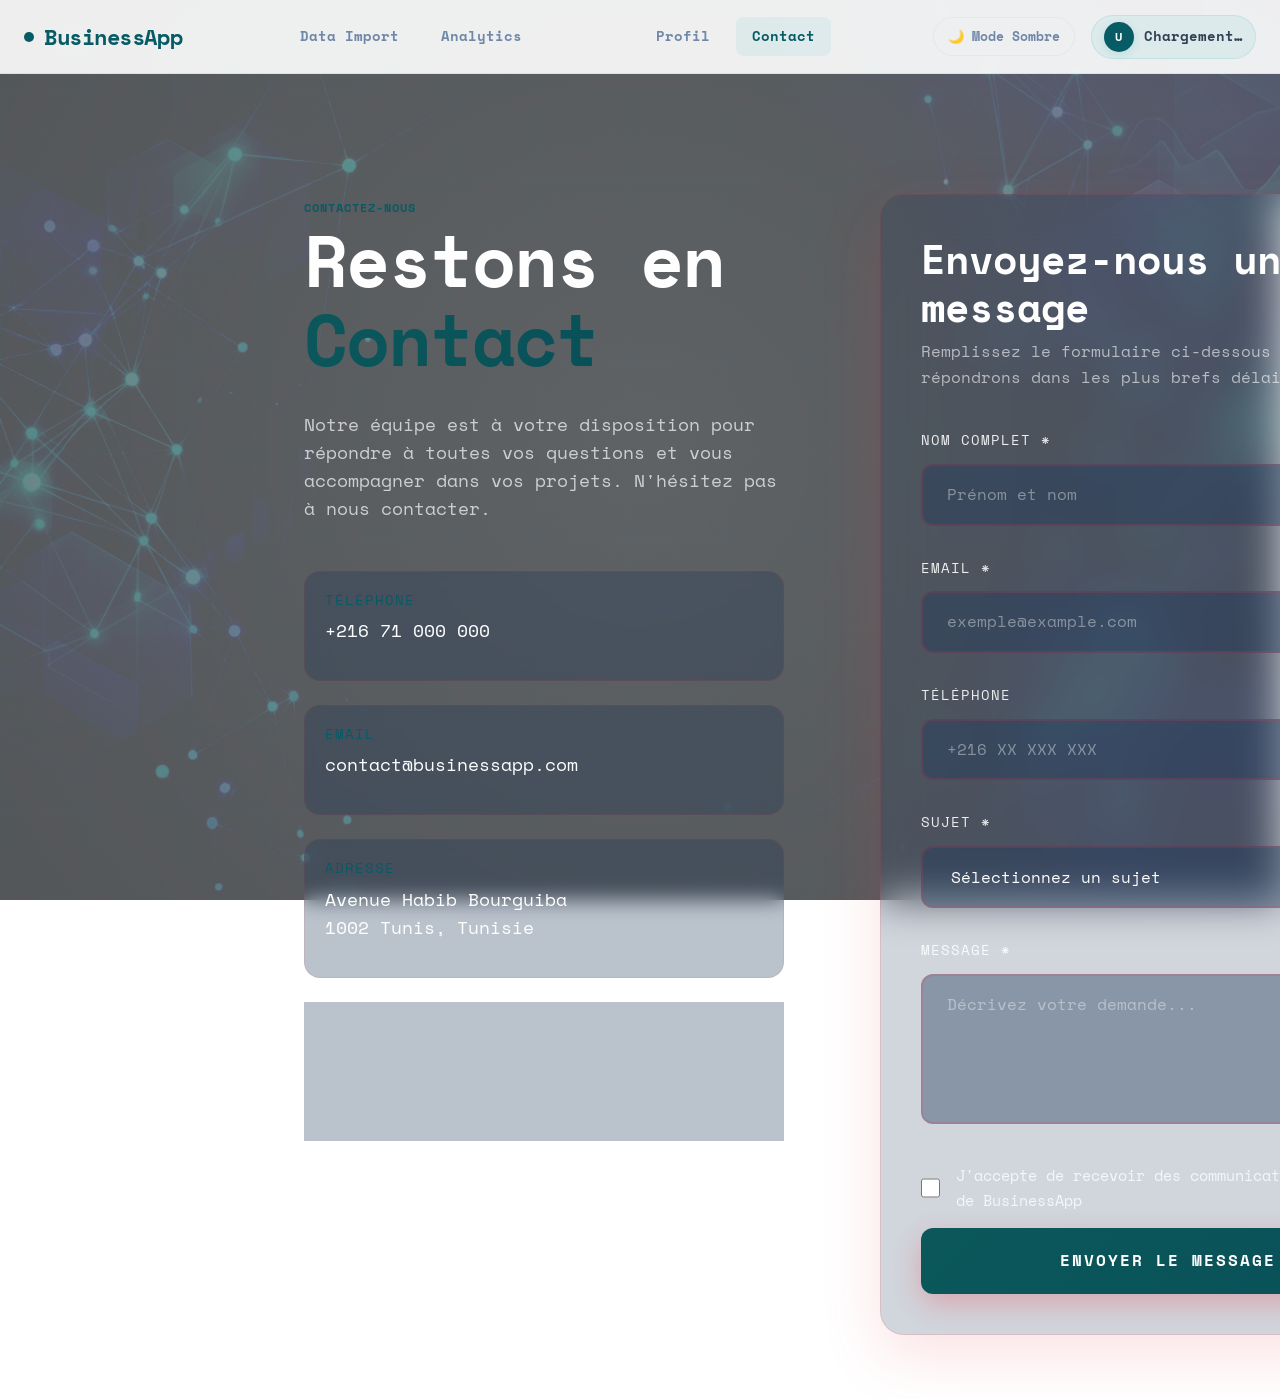
<file: frontend/contact.html>
<!DOCTYPE html>
<html lang="fr">
<head>
    <meta charset="UTF-8">
    <meta name="viewport" content="width=device-width, initial-scale=1.0">
    <title>Contact - BusinessApp</title>
    <link rel="icon" type="image/png" href="assets/img/logo.png">
    <link rel="apple-touch-icon" href="assets/img/logo.png">
    <link href="https://cdn.jsdelivr.net/npm/bootstrap@5.3.3/dist/css/bootstrap.min.css" rel="stylesheet">
    <link href="https://fonts.googleapis.com/css2?family=IBM+Plex+Mono:wght@400;500;600;700&display=swap" rel="stylesheet">
    <link href="https://fonts.googleapis.com/css2?family=Playfair+Display:wght@400;700;900&family=Space+Mono:wght@400;700&family=DM+Sans:wght@400;500;700&display=swap" rel="stylesheet">
    <link href="css/page-bg.css" rel="stylesheet">
    <link href="css/app-ux.css" rel="stylesheet">
    <link href="css/charts-global-theme.css" rel="stylesheet">
    <link href="css/topbar-shell.css" rel="stylesheet">
    <script src="js/theme-manager.js"></script>
    <script src="js/ui-core.js"></script>

    <style>
        :root {
            --primary: #075b65;
            --secondary: #1D3557;
            --accent: #F1FAEE;
            --dark: #110649;
            --light: #FEFEFE;
            --gradient: linear-gradient(135deg, #0b585b 0%, #085058 100%);
            --shadow: 0 20px 60px rgba(230, 57, 70, 0.15);
        }

        * { margin: 0; padding: 0; box-sizing: border-box; }

        body {
            font-family: 'Space Mono', monospace;
            background: transparent;
            color: var(--light);
            line-height: 1.6;
            overflow-x: hidden;
        }



        .container {
            max-width: 1400px;
            margin: 0 auto;
            padding: 120px 5% 5%;
            display: grid;
            grid-template-columns: 1fr 1.2fr;
            gap: 6rem;
            align-items: start;
            animation: fadeIn 1s ease-out;
        }

        @keyframes fadeIn {
            from { opacity: 0; transform: translateY(20px); }
            to { opacity: 1; transform: translateY(0); }
        }

        .contact-info { position: sticky; top: 100px; }

        .section-label {
            font-family: 'Space Mono', monospace;
            font-size: 0.75rem;
            letter-spacing: 1px;
            text-transform: uppercase;
            color: var(--primary);
            margin-bottom: 1rem;
            font-weight: 700;
        }

        h1 {
            font-family: 'Space Mono', monospace;
            font-size: 4.5rem;
            font-weight: 900;
            line-height: 1.1;
            margin-bottom: 2rem;
            letter-spacing: -2px;
        }

        .highlight {
            background: var(--gradient);
            -webkit-background-clip: text;
            background-clip: text;
            -webkit-text-fill-color: transparent;
            display: inline-block;
        }

        .intro-text {
            font-size: 1.1rem;
            color: rgba(254, 254, 254, 0.7);
            margin-bottom: 3rem;
            line-height: 1.6;
        }

        .info-card {
            background: rgba(29, 53, 87, 0.3);
            backdrop-filter: blur(10px);
            border: 1px solid rgba(230, 57, 70, 0.1);
            border-radius: 16px;
            padding: 20px;
            margin-bottom: 1.5rem;
            transition: all 0.4s ease;
        }

        .info-card:hover {
            transform: translateX(10px);
            border-color: rgba(230, 57, 70, 0.4);
            box-shadow: var(--shadow);
        }

        .info-card h3 {
            font-family: 'Space Mono', monospace;
            font-size: 0.85rem;
            color: var(--primary);
            text-transform: uppercase;
            letter-spacing: 1px;
            margin-bottom: 0.5rem;
        }

        .info-card p { font-size: 1.1rem; color: var(--light); }

        .info-card a {
            color: var(--light);
            text-decoration: none;
            transition: color 0.3s ease;
        }

        .info-card a:hover { color: var(--primary); }

        .contact-form-wrapper {
            background: rgba(29, 53, 87, 0.2);
            backdrop-filter: blur(20px);
            border: 1px solid rgba(230, 57, 70, 0.15);
            border-radius: 24px;
            padding: 40px;
            box-shadow: var(--shadow);
            animation: slideIn 1s ease-out 0.3s both;
        }

        @keyframes slideIn {
            from { opacity: 0; transform: translateX(50px); }
            to { opacity: 1; transform: translateX(0); }
        }

        .form-header { margin-bottom: 2.5rem; }

        .form-header h2 {
            font-family: 'Space Mono', monospace;
            font-size: 2.5rem;
            font-weight: 700;
            margin-bottom: 0.5rem;
        }

        .form-header p { color: rgba(254, 254, 254, 0.6); }

        .form-group { margin-bottom: 2rem; }

        label {
            display: block;
            font-family: 'Space Mono', monospace;
            font-size: 0.85rem;
            text-transform: uppercase;
            letter-spacing: 1px;
            margin-bottom: 0.75rem;
            color: rgba(254, 254, 254, 0.9);
        }

        input, select, textarea {
            width: 100%;
            padding: 1rem 1.5rem;
            background: rgba(29, 53, 87, 0.4);
            border: 2px solid rgba(230, 57, 70, 0.2);
            border-radius: 12px;
            color: var(--light);
            font-size: 1rem;
            font-family: 'Space Mono', monospace;
            transition: all 0.3s ease;
        }

        input:focus, select:focus, textarea:focus {
            outline: none;
            border-color: var(--primary);
            background: rgba(29, 53, 87, 0.6);
            box-shadow: 0 0 0 4px rgba(7, 91, 101, 0.1);
        }

        input::placeholder, textarea::placeholder { color: rgba(254, 254, 254, 0.4); }

        textarea { min-height: 150px; resize: vertical; }
        select { cursor: pointer; }

        .checkbox-group {
            display: flex;
            align-items: center;
            gap: 1rem;
            margin-top: 1.5rem;
        }

        input[type="checkbox"] {
            width: 24px;
            height: 24px;
            cursor: pointer;
            accent-color: var(--primary);
        }

        .checkbox-group label {
            margin-bottom: 0;
            text-transform: none;
            font-family: 'Space Mono', monospace;
            letter-spacing: 0;
            color: rgba(254, 254, 254, 0.8);
            font-weight: 400;
            font-size: 0.95rem;
        }

        button[type="submit"] {
            width: 100%;
            padding: 1.25rem 2rem;
            background: var(--gradient);
            border: none;
            border-radius: 12px;
            color: var(--light);
            font-size: 1rem;
            font-weight: 700;
            font-family: 'Space Mono', monospace;
            text-transform: uppercase;
            letter-spacing: 2px;
            cursor: pointer;
            transition: all 0.4s ease;
            box-shadow: 0 10px 30px rgba(230, 57, 70, 0.3);
            margin-top: 1rem;
            position: relative;
            overflow: hidden;
        }

        button[type="submit"]::before {
            content: '';
            position: absolute;
            top: 0; left: -100%;
            width: 100%; height: 100%;
            background: linear-gradient(90deg, transparent, rgba(255,255,255,0.2), transparent);
            transition: left 0.5s ease;
        }

        button[type="submit"]:hover::before { left: 100%; }

        button[type="submit"]:hover {
            transform: translateY(-3px);
            box-shadow: 0 15px 40px rgba(230, 57, 70, 0.4);
        }

        button[type="submit"]:active { transform: translateY(-1px); }
        button[type="submit"]:disabled { opacity: 0.6; cursor: not-allowed; }

        @keyframes success {
            0% { transform: scale(0.8); opacity: 0; }
            50% { transform: scale(1.05); }
            100% { transform: scale(1); opacity: 1; }
        }

        .success-message {
            display: none;
            background: rgba(72, 187, 120, 0.2);
            border: 2px solid #48BB78;
            border-radius: 12px;
            padding: 1.5rem;
            margin-top: 1.5rem;
            text-align: center;
            animation: success 0.5s ease-out;
        }

        .success-message.show { display: block; }

        @media (max-width: 1024px) {
            .container { grid-template-columns: 1fr; gap: 3rem; }
            .contact-info { position: relative; top: 0; }
            h1 { font-size: 3rem; }
        }

        @media (max-width: 768px) {
            h1 { font-size: 2.5rem; }
            .contact-form-wrapper { padding: 2rem; }
            .container { padding: 2rem 5%; }
        }
    </style>
</head>
<body>
  <div class="page-bg">
    <div class="bg-img"></div>
    <div class="bg-veil"></div>
    <div class="bg-grid"></div>
  </div>

  <div class="page-shell">
    <nav class="topbar">
      <a class="brand" href="dash.html"><span class="brand-dot"></span>BusinessApp</a>
      <div class="tnav nav-left">
        <a href="dash.html">Data Import</a>
        <a href="charts.html">Analytics</a>
      </div>
      <div class="tnav nav-right">
        <a href="profile.html">Profil</a>
        <a href="contact.html" class="active">Contact</a>
        <a href="admin.html" id="navAdminItem" style="display:none;">Admin</a>
      </div>
      <div class="tr2">
        <button class="theme-toggle" id="themeToggle" type="button">
          <span id="themeIcon">🌙</span>
          <span id="themeLabel">Sombre</span>
        </button>
        <div class="upill" id="userPill">
          <div class="uav" id="userAvatar">U</div>
          <span id="navUser">Chargement…</span>
          <div class="udrop" id="userMenu">
            <div class="udrop-header">
              <div class="uav-lg" id="menuUserAvatarLg">U</div>
              <div class="udrop-name" id="menuUserName">Molk H</div>
              <div class="udrop-email" id="menuUserEmail">molk@example.com</div>
            </div>
            <div class="udrop-actions">
              <a href="profile.html">
                <span style="font-size:1.1rem">👤</span> Gérer votre compte
              </a>
            </div>
            <div class="udrop-footer">
              <button id="logoutNav" class="lo-btn">Se déconnecter</button>
            </div>
          </div>
        </div>
      </div>
    </nav>

    <div class="container">
      <!-- Left: Info -->
      <div class="contact-info">
        <span class="section-label">Contactez-nous</span>
        <h1>Restons en <span class="highlight">Contact</span></h1>
        <p class="intro-text">
          Notre équipe est à votre disposition pour répondre à toutes vos questions
          et vous accompagner dans vos projets. N'hésitez pas à nous contacter.
        </p>

        <div class="info-card">
          <h3>Téléphone</h3>
          <p><a href="tel:+21671000000">+216 71 000 000</a></p>
        </div>
        <div class="info-card">
          <h3>Email</h3>
          <p><a href="mailto:contact@businessapp.com">contact@businessapp.com</a></p>
        </div>
        <div class="info-card">
          <h3>Adresse</h3>
          <p>Avenue Habib Bourguiba<br>1002 Tunis, Tunisie</p>
        </div>
        <div class="info-card">
          <h3>Horaires</h3>
          <p>Lundi - Vendredi: 8h - 17h<br>Samedi: 8h - 13h</p>
        </div>
      </div>

      <!-- Right: Form -->
      <div class="contact-form-wrapper">
        <div class="form-header">
          <h2>Envoyez-nous un message</h2>
          <p>Remplissez le formulaire ci-dessous et nous vous répondrons dans les plus brefs délais.</p>
        </div>

        <form id="contactForm">
          <div class="form-group">
            <label for="name">Nom complet *</label>
            <input type="text" id="name" name="name" required placeholder="Prénom et nom">
          </div>
          <div class="form-group">
            <label for="email">Email *</label>
            <input type="email" id="email" name="email" required placeholder="exemple@example.com">
          </div>
          <div class="form-group">
            <label for="phone">Téléphone</label>
            <input type="tel" id="phone" name="phone" placeholder="+216 XX XXX XXX">
          </div>
          <div class="form-group">
            <label for="subject">Sujet *</label>
            <select id="subject" name="subject" required>
              <option value="">Sélectionnez un sujet</option>
              <option value="commercial">Demande commerciale</option>
              <option value="technique">Support technique</option>
              <option value="facturation">Questions de facturation</option>
              <option value="partenariat">Opportunité de partenariat</option>
              <option value="reclamation">Réclamation</option>
              <option value="autre">Autre</option>
            </select>
          </div>
          <div class="form-group">
            <label for="message">Message *</label>
            <textarea id="message" name="message" required placeholder="Décrivez votre demande..."></textarea>
          </div>
          <div class="checkbox-group">
            <input type="checkbox" id="newsletter" name="newsletter">
            <label for="newsletter">J'accepte de recevoir des communications marketing de BusinessApp</label>
          </div>
          <button type="submit">Envoyer le message</button>
          <div class="success-message" id="successMessage"></div>
        </form>
      </div>
    </div>

    <script src="https://cdn.jsdelivr.net/npm/bootstrap@5.3.3/dist/js/bootstrap.bundle.min.js"></script>
    <script type="text/javascript" src="https://cdn.emailjs.com/dist/email.min.js"></script>

    <script>
      // ── Nav / Auth ──────────────────────────────────────────────────────────
      const user = window.UICore?.getUser();
      const navUser = document.getElementById('navUser');
      const navAdminItem = document.getElementById('navAdminItem');

      if (user) {
        window.UICore.hydrateUserPill(user, { nameId: 'navUser', avatarId: 'userAvatar' });
        if (navUser) navUser.textContent = user.username || user.email;
        if (user.role === 'admin' && navAdminItem) navAdminItem.style.display = 'inline-block';
        window.UICore.refreshUserProfile().then((fresh) => {
          if (fresh) {
            window.UICore.hydrateUserPill(fresh, { nameId: 'navUser', avatarId: 'userAvatar' });
            if (navUser) navUser.textContent = fresh.username || fresh.email;
          }
        }).catch(() => {});
      } else if (navUser) {
        navUser.textContent = 'Compte';
      }

      window.UICore?.bindLogout();
      window.UICore?.initUserPill();
      window.ThemeManager?.initThemeToggle({ buttonId: 'themeToggle', iconId: 'themeIcon', labelId: 'themeLabel' });
      window.ThemeManager?.applyTheme(window.ThemeManager.resolveTheme());

      // ── EmailJS Config ──────────────────────────────────────────────────────
      const EMAILJS_PUBLIC_KEY  = 'BYgRqzNshOFw_Jh93';
      const EMAILJS_SERVICE_ID  = 'service_7lz02b7';
      const EMAILJS_TEMPLATE_ID = 'template_kk0s40n';

      // ── Feedback helper ─────────────────────────────────────────────────────
      function setFeedback(message, ok = true) {
        const box = document.getElementById('successMessage');
        if (!box) return;
        box.textContent = (ok ? '✓ ' : '✗ ') + message;
        box.style.background   = ok ? 'rgba(72,187,120,0.2)'  : 'rgba(245,101,101,0.2)';
        box.style.borderColor  = ok ? '#48BB78' : '#f56565';
        box.classList.add('show');
        setTimeout(() => box.classList.remove('show'), 5000);
      }

      // ── Send helpers ────────────────────────────────────────────────────────
      async function tryBackend(formData) {
        const res = await fetch('/api/contact', {
          method: 'POST',
          headers: { 'Content-Type': 'application/json' },
          body: JSON.stringify(formData)
        });
        if (!res.ok) throw new Error('backend_unavailable');
        const data = await res.json();
        if (!data.success) throw new Error(data.error || 'backend_failed');
        return true;
      }

      async function tryEmailJs(emailData) {
        if (!window.emailjs || typeof window.emailjs.send !== 'function') {
          throw new Error('emailjs_not_loaded');
        }
        const out = await window.emailjs.send(EMAILJS_SERVICE_ID, EMAILJS_TEMPLATE_ID, emailData);
        if (!out || out.status !== 200) throw new Error('emailjs_failed');
        return true;
      }

      // ── Form logic ──────────────────────────────────────────────────────────
      document.addEventListener('DOMContentLoaded', () => {
        const form = document.getElementById('contactForm');
        if (!form) return;

        if (window.emailjs?.init) window.emailjs.init(EMAILJS_PUBLIC_KEY);

        form.addEventListener('submit', async (e) => {
          e.preventDefault();

          const button = form.querySelector('button[type="submit"]');
          const originalText = button?.textContent ?? 'Envoyer le message';

          const formData = {
            name:       document.getElementById('name')?.value.trim()    || '',
            email:      document.getElementById('email')?.value.trim()   || '',
            phone:      document.getElementById('phone')?.value.trim()   || '',
            subject:    document.getElementById('subject')?.value        || '',
            message:    document.getElementById('message')?.value.trim() || '',
            newsletter: document.getElementById('newsletter')?.checked ? 'Oui' : 'Non'
          };

          if (!formData.name || !formData.email || !formData.subject || !formData.message) {
            setFeedback('Veuillez remplir tous les champs obligatoires', false);
            return;
          }

          if (button) {
            button.disabled = true;
            button.textContent = 'Envoi en cours...';
          }

          const emailData = {
            user_name:  formData.name,
            user_email: formData.email,
            user_phone: formData.phone,
            subject:    formData.subject,
            message:    formData.message,
            newsletter: formData.newsletter
          };

          try {
            try { await tryBackend(formData); }
            catch (_) { await tryEmailJs(emailData); }

            form.reset();
            setFeedback('Merci ! Votre message a été envoyé avec succès.');
          } catch (error) {
            console.error('EmailJS Error:', error);
            const detail = error.text || error.message || 'Erreur inconnue';
            setFeedback("Erreur lors de l'envoi : " + detail, false);
          } finally {
            if (button) {
              button.disabled = false;
              button.textContent = originalText;
            }
          }
        });

        // Staggered reveal animation for form fields
        const observer = new IntersectionObserver(
          (entries) => entries.forEach(entry => {
            if (entry.isIntersecting) {
              entry.target.style.opacity = '1';
              entry.target.style.transform = 'translateY(0)';
            }
          }),
          { threshold: 0.1, rootMargin: '0px 0px -100px 0px' }
        );

        document.querySelectorAll('.form-group').forEach(el => {
          el.style.opacity = '0';
          el.style.transform = 'translateY(20px)';
          el.style.transition = 'all 0.6s ease-out';
          observer.observe(el);
        });
    </script>
  </div>
</body>
</html>
</file>
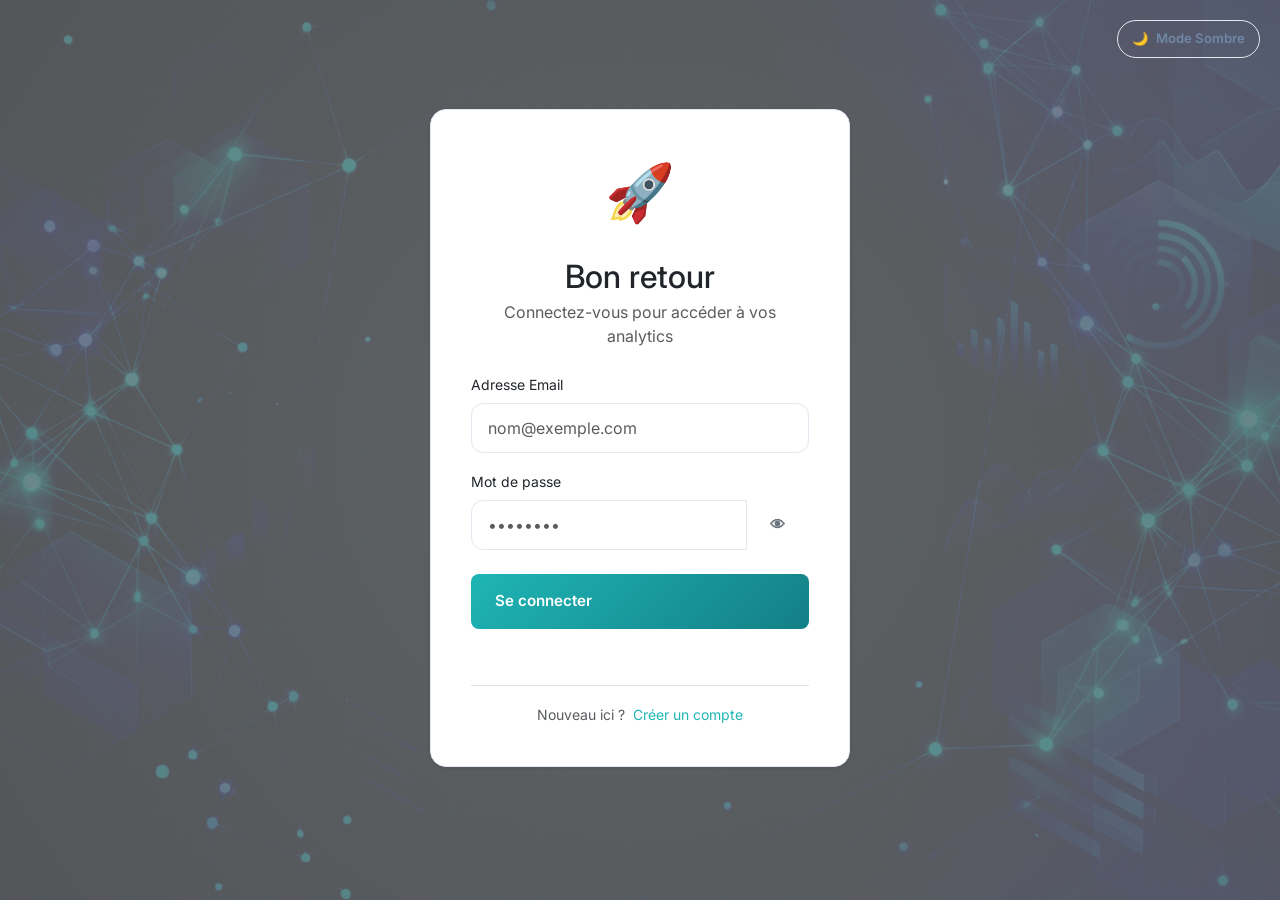
<file: frontend/dash.html>
<!DOCTYPE html>
<html lang="fr" data-theme="light">
<head>
    <meta charset="UTF-8">
    <meta name="viewport" content="width=device-width, initial-scale=1.0">
    <title>Dashboard - BusinessApp</title>
    <link rel="icon" type="image/png" href="assets/img/logo.png">
    <link rel="apple-touch-icon" href="assets/img/logo.png">

    <link href="https://cdn.jsdelivr.net/npm/bootstrap@5.3.3/dist/css/bootstrap.min.css" rel="stylesheet">
    <link href="https://fonts.googleapis.com/css2?family=IBM+Plex+Mono:wght@400;500;600;700&family=Inter:wght@400;500;600;700;800&display=swap" rel="stylesheet">

    <link href="css/page-bg.css" rel="stylesheet">
    <link href="css/topbar-shell.css" rel="stylesheet">
    <link href="css/app-ux.css" rel="stylesheet">
    <link href="css/charts-global-theme.css" rel="stylesheet">

    <style>
        .upload-card {
            max-width: 720px;
            margin-left: auto;
            margin-right: auto;
        }
        .upload-zone {
            border: 2px dashed var(--primary, #1fb5b5);
            border-radius: 16px;
            padding: 32px 24px;
            text-align: center;
            cursor: pointer;
            transition: background 0.2s, border-color 0.2s;
            background: var(--bg-soft);
        }
        .upload-zone:hover {
            background: rgba(31,181,181,0.06);
            border-color: var(--primary-dark, #137f86);
        }
        .upload-icon { font-size: 2.4rem; margin-bottom: 8px; }
        .etl-launch-zone {
            display: flex;
            align-items: center;
            justify-content: space-between;
            flex-wrap: wrap;
            gap: 12px;
        }
        .etl-step {
            font-size: 0.75rem;
            font-weight: 600;
            opacity: 0.4;
            transition: opacity 0.3s, font-weight 0.3s;
        }
        .table-wrapper { overflow-x: auto; }
        .table-scroll-wrap {
            max-height: 600px;
            overflow: auto;
            border: 1px solid rgba(0,0,0,.08);
            border-radius: 12px;
        }
        .sticky-head thead th {
            position: sticky;
            top: 0;
            z-index: 2;
            background: #fff;
        }
        [data-theme="dark"] .sticky-head thead th {
            background: #1f232a;
        }
    </style>

    <script src="js/theme-manager.js"></script>
    <script src="js/ui-core.js"></script>
</head>
<body>
  <div class="page-bg">
      <div class="bg-img"></div>
      <div class="bg-veil"></div>
      <div class="bg-grid"></div>
  </div>

  <div class="page-shell">
    <nav class="topbar">
        <a class="brand" href="dash.html"><span class="brand-dot"></span>BusinessApp</a>

        <div class="tnav nav-left">
            <a href="dash.html" class="active">Data Import</a>
            <a href="charts.html">Analytics</a>
        </div>

        <div class="tnav nav-right">
            <a href="profile.html">Profil</a>
            <a href="contact.html">Contact</a>
            <a href="admin.html" id="navAdminItem" style="display:none;">Admin</a>
        </div>

        <div class="tr2">
            <button class="theme-toggle" id="themeToggle" type="button">
                <span id="themeIcon">🌙</span>
                <span id="themeLabel">Sombre</span>
            </button>

            <div class="upill" id="userPill">
                <div class="uav" id="userAvatar">U</div>
                <span id="navUser">Chargement…</span>

                <div class="udrop" id="userMenu">
                    <div class="udrop-header">
                        <div class="uav-lg" id="menuUserAvatarLg">U</div>
                        <div class="udrop-name" id="menuUserName">Utilisateur</div>
                        <div class="udrop-email" id="menuUserEmail">email@example.com</div>
                    </div>

                    <div class="udrop-actions">
                        <a href="profile.html">
                            <span style="font-size:1.1rem">👤</span> Gérer votre compte
                        </a>
                    </div>

                    <div class="udrop-footer">
                        <button id="logoutNav" class="lo-btn">Se déconnecter</button>
                    </div>
                </div>
            </div>
        </div>
    </nav>

    <aside id="histSidebar" class="hist-sidebar">
        <button id="histToggle" class="hist-toggle-btn" type="button">◀</button>

        <div class="hist-user-header">
            <div class="hist-user-row">
                <div class="hist-user-avatar" id="histUserAvatar">U</div>
                <div class="hist-user-info">
                    <div class="hist-user-name" id="histUserName">Chargement…</div>
                    <div class="hist-user-label">Historique des imports</div>
                </div>
            </div>
            <div class="hist-section-title">📋 Imports par utilisateur</div>
        </div>

        <div id="histList" class="hist-list">
            <div class="hist-empty">Chargement de l'historique...</div>
        </div>
    </aside>

    <div class="container" id="mainContainer">
        <div class="text-center mb-5">
            <h1 class="display-4 fw-bold">Import & Nettoyage</h1>
            <p class="text-muted">Transformez vos données brutes en insights exploitables.</p>
        </div>

        <div class="card mb-4 p-4 upload-card">
            <div class="upload-zone" id="uploadZone">
                <div class="upload-content">
                    <div class="upload-icon">📤</div>
                    <div class="h5 fw-bold mb-1">Déposez votre fichier ici</div>
                    <p class="text-muted small mb-2">CSV ou Excel uniquement (Max 10 MB)</p>
                    <input type="file" id="csvFile" style="display:none" accept=".csv,.xlsx,.xls">
                </div>
            </div>

            <div class="etl-launch-zone mt-4 align-items-center justify-content-between gap-3" id="etlLaunchZone" style="display:none">
                <div class="d-flex align-items-center gap-3">
                    <div style="font-size: 2.5rem">📄</div>
                    <div>
                        <div class="h5 fw-bold mb-0" id="fileNameLabel">nom_du_fichier.csv</div>
                        <div class="text-muted small" id="fileSizeLabel">0 KB</div>
                    </div>
                </div>

                <div class="d-flex gap-2">
                    <button class="btn btn-outline-danger" id="clearBtn" type="button">Annuler</button>
                    <button class="btn btn-primary" id="launchEtlBtn" type="button">
                        <span class="spinner-border spinner-border-sm me-2 d-none" id="etlLoader"></span>
                        ⚙️ Lancer le nettoyage
                    </button>
                </div>
            </div>

            <div class="etl-status-bar mt-3" id="etlStatusBar" style="display:none">
                <div class="d-flex justify-content-between w-100">
                    <span class="etl-step" id="step1">Lecture</span>
                    <span class="etl-step" id="step2">Nettoyage</span>
                    <span class="etl-step" id="step3">Normalisation</span>
                    <span class="etl-step" id="step4">Enregistrement</span>
                </div>
            </div>
        </div>

        <div class="card bg-dark text-info p-3 mb-4 d-none" id="etlLogCard">
            <div class="d-flex justify-content-between align-items-center mb-2">
                <h6 class="mb-0 text-uppercase fw-bold" style="letter-spacing: 0.1em">Logs du Processus</h6>
                <span class="badge bg-info text-dark">Console Python</span>
            </div>
            <pre id="etlLogBox" style="font-family: 'IBM Plex Mono', monospace; font-size: 0.85rem; max-height: 200px; overflow-y: auto; margin-bottom: 0;"></pre>
        </div>

        <div id="statsContainer" class="d-none">
            <div class="row g-4 mb-4">
                <div class="col-md-3">
                    <div class="stat-card">
                        <div class="small opacity-75">Lignes traitées</div>
                        <div class="h2 fw-bold mb-0" id="rowCount">0</div>
                    </div>
                </div>
                <div class="col-md-3">
                    <div class="stat-card">
                        <div class="small opacity-75">Colonnes détectées</div>
                        <div class="h2 fw-bold mb-0" id="colCount">0</div>
                    </div>
                </div>
                <div class="col-md-3">
                    <div class="stat-card">
                        <div class="small opacity-75">Taux correction</div>
                        <div class="h2 fw-bold mb-0" id="fixRate">—</div>
                    </div>
                </div>
                <div class="col-md-3">
                    <div class="stat-card">
                        <div class="small opacity-75">Lignes changées</div>
                        <div class="h2 fw-bold mb-0" id="changedRowsCount">0</div>
                    </div>
                </div>
            </div>

            <div class="card p-3 mb-4">
                <div class="d-flex justify-content-between align-items-center mb-3">
                    <h5 class="fw-bold mb-0">Comparaison avant / après ETL</h5>
                    <div class="d-flex gap-2">
                        <a href="/api/etl/download" class="btn btn-sm btn-outline-primary" id="exportBtn">📥 Télécharger CSV</a>
                        <a href="charts.html" class="btn btn-sm btn-primary">📈 Voir Analytics</a>
                    </div>
                </div>

                <ul class="nav nav-tabs mb-3" id="etlTabs">
                    <li class="nav-item">
                        <button class="nav-link active" id="tabBeforeBtn" data-bs-toggle="tab" data-bs-target="#beforePane" type="button">Avant import</button>
                    </li>
                    <li class="nav-item">
                        <button class="nav-link" id="tabAfterBtn" data-bs-toggle="tab" data-bs-target="#afterPane" type="button">Après nettoyage</button>
                    </li>
                </ul>

                <div class="tab-content">
                    <div class="tab-pane fade show active" id="beforePane">
                        <div class="table-wrapper">
                            <div id="beforeTableContent"></div>
                        </div>
                    </div>
                    <div class="tab-pane fade" id="afterPane">
                        <div class="table-wrapper">
                            <div id="afterTableContent"></div>
                        </div>
                    </div>
                </div>
            </div>
        </div>
    </div>

    <button class="chatbot-launcher" id="chatLauncher" type="button">
        <svg viewBox="0 0 24 24">
            <path d="M20 2H4c-1.1 0-2 .9-2 2v18l4-4h14c1.1 0 2-.9 2-2V4c0-1.1-.9-2-2-2z" fill="white"/>
        </svg>
    </button>

    <aside id="chatbotPanel" class="chatbot-panel panel-hidden">
        <!-- Header -->
        <div class="cp-header">
            <div class="cp-header-info">
                <div class="cp-avatar">🤖</div>
                <div>
                    <div class="cp-title">BI Assistant</div>
                    <div class="cp-subtitle">● En ligne · Analyse vos données</div>
                </div>
            </div>
            <button class="btn-close btn-close-white" id="chatCloseBtn" type="button"></button>
        </div>

        <!-- Messages -->
        <div class="cp-messages" id="chatMessages"></div>

        <!-- Quick suggestion chips -->
        <div class="cp-suggestions" id="chatSuggestions">
            <button class="cp-chip" type="button">💰 Revenus totaux</button>
            <button class="cp-chip" type="button">📉 Dépenses</button>
            <button class="cp-chip" type="button">👥 Utilisateurs</button>
        </div>

        <!-- Input -->
        <div class="cp-input-row">
            <input type="text" id="chatInput" placeholder="Posez une question sur vos données…" autocomplete="off">
            <button class="cp-send-btn" id="chatSendBtn" type="button" aria-label="Envoyer">➤</button>
        </div>
    </aside>
  </div>

  <script src="https://cdn.jsdelivr.net/npm/bootstrap@5.3.3/dist/js/bootstrap.bundle.min.js"></script>

  <script>
    const STORAGE_USER_KEY = 'user';

    function getStoredUser() {
        try {
            const raw = localStorage.getItem(STORAGE_USER_KEY);
            return raw ? JSON.parse(raw) : null;
        } catch (error) {
            console.error('Impossible de lire localStorage user:', error);
            return null;
        }
    }

    let user = null;
    try {
        if (window.UICore && typeof window.UICore.requireUser === 'function') {
            user = window.UICore.requireUser() || getStoredUser();
        } else {
            user = getStoredUser();
        }
    } catch (error) {
        console.warn('UICore.requireUser a échoué, fallback localStorage.');
        user = getStoredUser();
    }

    let selectedFile = null;
    let etlFilename = null;
    let importedRows = [];
    let cleanedRows = [];

    const uploadZone = document.getElementById('uploadZone');
    const fileInput = document.getElementById('csvFile');
    const launchBtn = document.getElementById('launchEtlBtn');
    const clearBtn = document.getElementById('clearBtn');
    const etlLaunchZone = document.getElementById('etlLaunchZone');
    const etlStatus = document.getElementById('etlStatusBar');
    const logCard = document.getElementById('etlLogCard');
    const logBox = document.getElementById('etlLogBox');
    const statsContainer = document.getElementById('statsContainer');
    const rowCount = document.getElementById('rowCount');
    const colCount = document.getElementById('colCount');
    const fixRate = document.getElementById('fixRate');
    const changedRowsCount = document.getElementById('changedRowsCount');

    function showToast(message, type = 'info') {
        const alert = document.createElement('div');
        alert.className = `alert alert-${type} position-fixed bottom-0 end-0 m-3 shadow`;
        alert.style.zIndex = '9999';
        alert.style.maxWidth = '420px';
        alert.textContent = message;
        document.body.appendChild(alert);
        setTimeout(() => alert.remove(), 3000);
    }

    function resetSteps() {
        ['step1', 'step2', 'step3', 'step4'].forEach((id) => {
            const el = document.getElementById(id);
            if (!el) return;
            el.style.opacity = '0.4';
            el.style.fontWeight = '400';
        });
    }

    function activateStep(id) {
        const el = document.getElementById(id);
        if (!el) return;
        el.style.opacity = '1';
        el.style.fontWeight = '700';
    }

    function resetPageState() {
        selectedFile = null;
        etlFilename = null;
        importedRows = [];
        cleanedRows = [];
        fileInput.value = '';
        etlLaunchZone.style.display = 'none';
        etlStatus.style.display = 'none';
        logCard.classList.add('d-none');
        logBox.textContent = '';
        statsContainer.classList.add('d-none');
        document.getElementById('beforeTableContent').innerHTML = '';
        document.getElementById('afterTableContent').innerHTML = '';
        rowCount.textContent = '0';
        colCount.textContent = '0';
        fixRate.textContent = '—';
        changedRowsCount.textContent = '0';
        resetSteps();
    }

    function normalizeCell(value) {
        if (value === null || value === undefined) return '';
        if (typeof value === 'object') {
            try {
                return JSON.stringify(value);
            } catch (_) {
                return String(value);
            }
        }
        return String(value);
    }

    function renderTable(rows, targetId) {
        const target = document.getElementById(targetId);

        if (!Array.isArray(rows) || rows.length === 0) {
            target.innerHTML = '<div class="text-muted p-3">Aucune donnée à afficher.</div>';
            return;
        }

        const headers = Object.keys(rows[0]);
        let html = '<div class="table-scroll-wrap"><table class="table table-sm table-hover align-middle sticky-head" style="font-size:0.8rem">';
        html += '<thead><tr>';
        headers.forEach((h) => {
            html += `<th>${normalizeCell(h)}</th>`;
        });
        html += '</tr></thead><tbody>';

        rows.forEach((row) => {
            html += '<tr>';
            headers.forEach((h) => {
                html += `<td>${normalizeCell(row[h])}</td>`;
            });
            html += '</tr>';
        });

        html += '</tbody></table></div>';
        target.innerHTML = html;
    }

    function hydrateUserUI(currentUser) {
        if (!currentUser) {
            document.getElementById('navUser').textContent = 'Invité';
            document.getElementById('histUserName').textContent = 'Invité';
            document.getElementById('histList').innerHTML = '<div class="hist-empty">Connectez-vous pour voir l’historique.</div>';
            return;
        }

        const displayName = currentUser.username || currentUser.firstname || currentUser.email || 'Utilisateur';
        const displayEmail = currentUser.email || '';
        const initial = (currentUser.firstname || currentUser.username || currentUser.email || 'U')[0].toUpperCase();

        document.getElementById('navUser').textContent = displayName;
        document.getElementById('userAvatar').textContent = initial;
        document.getElementById('histUserAvatar').textContent = initial;
        document.getElementById('histUserName').textContent = displayName;
        document.getElementById('menuUserAvatarLg').textContent = initial;
        document.getElementById('menuUserName').textContent = displayName;
        document.getElementById('menuUserEmail').textContent = displayEmail;

        if (currentUser.role === 'admin') {
            document.getElementById('navAdminItem').style.display = '';
        }

        if (window.UICore && typeof window.UICore.hydrateUserPill === 'function') {
            try {
                window.UICore.hydrateUserPill(currentUser, { nameId: 'navUser', avatarId: 'userAvatar' });
            } catch (error) {
                console.warn('hydrateUserPill indisponible:', error);
            }
        }
    }

async function fetchHistory() {
    const list = document.getElementById('histList');

    if (!user || !user.id) {
        list.innerHTML = '<div class="hist-empty">Connectez-vous pour voir l’historique.</div>';
        return;
    }

    list.innerHTML = '<div class="hist-empty">Chargement de l’historique...</div>';

    try {
        const res = await fetch('/api/etl/history', {
            method: 'GET',
            headers: {
                'Authorization': `Bearer ${user.id}`
            }
        });

        const data = await res.json();

        if (!res.ok) {
            throw new Error(data.error || 'Impossible de charger l’historique');
        }

        const groups = data.groups || [];

        if (!groups.length) {
            list.innerHTML = '<div class="hist-empty">Aucun import.</div>';
            return;
        }

        list.innerHTML = groups.map(group => `
            <div class="mb-3 p-2 border rounded">
                <div class="fw-bold mb-2">👤 ${normalizeCell(group.user_name)}</div>
                ${group.items.map(item => `
                    <div class="hist-item">
                        <div class="hi-name">📄 ${normalizeCell(item.nom_fichier)}</div>
                        <div class="small opacity-75">
                            ${normalizeCell(item.date_import_label)}
                            · ${normalizeCell(item.nb_lignes)} lignes
                            · ${normalizeCell(item.nb_erreurs)} erreurs
                            ${item.departement ? '· ' + normalizeCell(item.departement) : ''}
                        </div>
                        <span class="hist-badge ${item.statut === 'echec' ? 'danger' : 'success'}">
                            ${normalizeCell(item.statut)}
                        </span>
                    </div>
                `).join('')}
            </div>
        `).join('');

    } catch (error) {
        console.error(error);
        list.innerHTML = '<div class="hist-empty text-danger">Erreur chargement historique.</div>';
    }
}
    async function handleUpload(file) {
        if (!file) return;

        const allowedExtensions = ['.csv', '.xlsx', '.xls'];
        const lowerName = file.name.toLowerCase();
        const validExtension = allowedExtensions.some(ext => lowerName.endsWith(ext));

        if (!validExtension) {
            showToast('Format invalide. Utilisez CSV, XLSX ou XLS.', 'warning');
            return;
        }

        if (file.size > 10 * 1024 * 1024) {
            showToast('Le fichier dépasse 10 MB.', 'warning');
            return;
        }

        resetPageState();
        selectedFile = file;

        document.getElementById('fileNameLabel').textContent = file.name;
        document.getElementById('fileSizeLabel').textContent = `${(file.size / 1024).toFixed(1)} KB`;
        etlLaunchZone.style.display = 'flex';

        const formData = new FormData();
        formData.append('file', file);

        try {
            const res = await fetch('/api/etl/upload', {
                method: 'POST',
                body: formData
            });

            const data = await res.json();

            if (!res.ok || !data.success) {
                throw new Error(data.error || 'Erreur d’upload');
            }

            etlFilename = data.filename;
            importedRows = data.imported_rows || [];
            renderTable(importedRows, 'beforeTableContent');

            rowCount.textContent = data.stats?.rows_preview ?? 0;
            colCount.textContent = (data.stats?.columns || []).length;
            fixRate.textContent = 'En attente';
            changedRowsCount.textContent = '0';
            statsContainer.classList.remove('d-none');

            showToast('Fichier importé avec succès. Vue avant ETL chargée.', 'success');
        } catch (error) {
            console.error(error);
            resetPageState();
            showToast(error.message || 'Erreur lors de l’envoi du fichier.', 'danger');
        }
    }

    async function processETL() {
        if (!etlFilename) {
            showToast('Veuillez d’abord uploader un fichier.', 'warning');
            return;
        }

        if (!user || !user.id) {
            showToast('Utilisateur non identifié. Reconnectez-vous.', 'danger');
            return;
        }

        launchBtn.disabled = true;
        document.getElementById('etlLoader').classList.remove('d-none');
        etlStatus.style.display = 'block';
        logCard.classList.add('d-none');
        logBox.textContent = '';
        resetSteps();
        activateStep('step1');

        try {
            const res = await fetch('/api/etl/process', {
                method: 'POST',
                headers: {
                    'Content-Type': 'application/json',
                    'Authorization': `Bearer ${user.id}`
                },
                body: JSON.stringify({ filename: etlFilename })
            });

            const data = await res.json();

            if (!res.ok || !data.success) {
                throw new Error(data.detail || data.error || 'Erreur de nettoyage');
            }

            activateStep('step2');
            setTimeout(() => activateStep('step3'), 250);
            setTimeout(() => activateStep('step4'), 500);

            logCard.classList.remove('d-none');
            logBox.textContent = Array.isArray(data.log) ? data.log.join('\n') : 'Traitement terminé avec succès.';

            if (data.stats) {
                rowCount.textContent = data.stats.lignes ?? 0;
                colCount.textContent = data.stats.colonnes ?? 0;
                fixRate.textContent = data.stats.taux_correction ?? '100%';
            }

            importedRows = data.before_rows || importedRows;
            cleanedRows = data.after_rows || [];
            changedRowsCount.textContent = data.changed_rows ?? 0;

            renderTable(importedRows, 'beforeTableContent');
            renderTable(cleanedRows, 'afterTableContent');

            statsContainer.classList.remove('d-none');
            showToast('Données nettoyées et enregistrées !', 'success');
            await fetchHistory();

            const afterTab = document.getElementById('tabAfterBtn');
            if (afterTab) afterTab.click();
        } catch (error) {
            console.error(error);
            showToast(error.message || 'Erreur serveur lors du nettoyage.', 'danger');
        } finally {
            launchBtn.disabled = false;
            document.getElementById('etlLoader').classList.add('d-none');
        }
    }

    /* ─ Chatbot ─ */
    function toggleChat() {
        document.getElementById('chatbotPanel').classList.toggle('panel-hidden');
    }

    function chatNow() { return new Date().toLocaleTimeString('fr-FR', { hour: '2-digit', minute: '2-digit' }); }

    function appendMsg(text, role = 'bot') {
        const area = document.getElementById('chatMessages');
        const wrap = document.createElement('div');
        wrap.className = `chat-msg ${role}`;
        wrap.innerHTML = `
            <div class="chat-bubble">${text}</div>
            <div class="chat-time">${chatNow()}</div>
        `;
        area.appendChild(wrap);
        area.scrollTop = area.scrollHeight;
    }

    function showTyping() {
        const area = document.getElementById('chatMessages');
        const typing = document.createElement('div');
        typing.className = 'chat-msg bot';
        typing.id = 'typingIndicator';
        typing.innerHTML = `<div class="chat-bubble"><div class="typing-indicator">
            <div class="typing-dot"></div><div class="typing-dot"></div><div class="typing-dot"></div>
        </div></div>`;
        area.appendChild(typing);
        area.scrollTop = area.scrollHeight;
    }

    function hideTyping() {
        const t = document.getElementById('typingIndicator');
        if (t) t.remove();
    }

    async function sendChat(message) {
        if (!message.trim()) return;
        document.getElementById('chatSuggestions').style.display = 'none';
        appendMsg(message, 'user');
        document.getElementById('chatInput').value = '';
        document.getElementById('chatSendBtn').disabled = true;
        showTyping();

        try {
            const res = await fetch('/api/chatbot/ask', {
                method: 'POST',
                headers: { 'Content-Type': 'application/json' },
                body: JSON.stringify({ message })
            });
            const data = await res.json();
            hideTyping();
            appendMsg(data.answer || 'Désolé, je n\'ai pas compris.', 'bot');
        } catch {
            hideTyping();
            appendMsg('Erreur de connexion, réessayez.', 'bot');
        } finally {
            document.getElementById('chatSendBtn').disabled = false;
        }
    }

    // Sidebar toggle with content shift
    document.getElementById('histToggle').addEventListener('click', () => {
        const sidebar = document.getElementById('histSidebar');
        const main = document.getElementById('mainContainer');
        sidebar.classList.toggle('collapsed');
        if (main) {
            main.style.marginLeft = sidebar.classList.contains('collapsed')
                ? 'var(--hist-col-w)'
                : 'var(--hist-width)';
        }
    });

    uploadZone.addEventListener('click', () => fileInput.click());

    fileInput.addEventListener('change', (e) => {
        if (e.target.files && e.target.files[0]) {
            handleUpload(e.target.files[0]);
        }
    });

    launchBtn.addEventListener('click', processETL);
    clearBtn.addEventListener('click', resetPageState);
    document.getElementById('chatLauncher').addEventListener('click', () => {
        toggleChat();
        // Show welcome message on first open
        const area = document.getElementById('chatMessages');
        if (!area.dataset.welcomed) {
            area.dataset.welcomed = '1';
            setTimeout(() => appendMsg('👋 Bonjour ! Je suis votre assistant BI. Posez-moi une question sur vos données.', 'bot'), 300);
        }
    });
    document.getElementById('chatCloseBtn').addEventListener('click', toggleChat);
    document.getElementById('chatSendBtn').addEventListener('click', () => {
        const v = document.getElementById('chatInput').value;
        if (v.trim()) sendChat(v);
    });
    document.getElementById('chatInput').addEventListener('keydown', (e) => {
        if (e.key === 'Enter' && !e.shiftKey) {
            e.preventDefault();
            const v = e.target.value;
            if (v.trim()) sendChat(v);
        }
    });

    // Quick suggestion chips
    document.querySelectorAll('.cp-chip').forEach(chip => {
        chip.addEventListener('click', () => sendChat(chip.textContent.trim()));
    });

    const logoutBtn = document.getElementById('logoutNav');
    if (logoutBtn) {
        logoutBtn.addEventListener('click', () => {
            localStorage.removeItem(STORAGE_USER_KEY);
            window.location.href = 'index.html';
        });
    }

    hydrateUserUI(user);
    resetSteps();
    fetchHistory();
  </script>
</body>
</html>
</file>
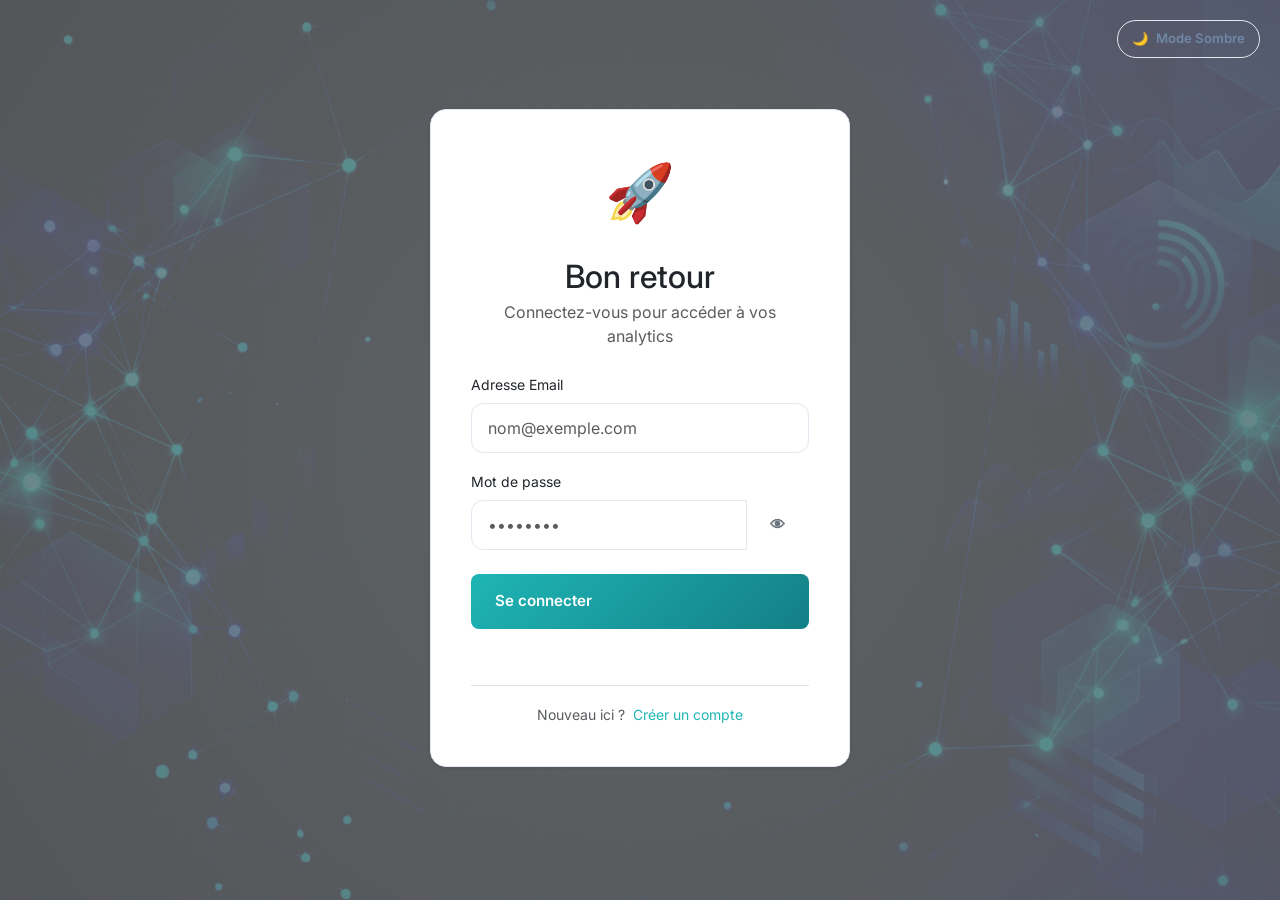
<file: frontend/profile.html>
<!DOCTYPE html>
<html lang="fr" data-theme="light">
<head>
    <meta charset="UTF-8">
    <meta name="viewport" content="width=device-width, initial-scale=1.0">
    <title>Mon Profil - BusinessApp</title>
    <link rel="icon" type="image/png" href="assets/img/logo.png">
    <link rel="apple-touch-icon" href="assets/img/logo.png">
    <link href="https://cdn.jsdelivr.net/npm/bootstrap@5.3.3/dist/css/bootstrap.min.css" rel="stylesheet">
    <link href="https://fonts.googleapis.com/css2?family=Inter:wght@400;500;600;700;800&display=swap" rel="stylesheet">
    <link href="css/page-bg.css" rel="stylesheet">
    <link href="css/topbar-shell.css" rel="stylesheet">
    <link href="css/app-ux.css" rel="stylesheet">
    <link href="css/charts-global-theme.css" rel="stylesheet">
    <style>
        .profile-wrap { max-width: 680px; margin: 40px auto; padding: 0 16px 60px; }

        .profile-header {
            background: var(--bg-white);
            border-radius: var(--radius-lg, 16px);
            padding: 36px 32px 28px;
            text-align: center;
            box-shadow: var(--shadow-sm);
            margin-bottom: 20px;
        }
        .profile-avatar-big {
            width: 88px; height: 88px; border-radius: 50%;
            background: var(--primary); color: #fff;
            display: flex; align-items: center; justify-content: center;
            font-size: 2.2rem; font-weight: 800;
            margin: 0 auto 16px;
            border: 4px solid var(--bg-white);
            box-shadow: var(--shadow-md);
        }
        .profile-name  { font-size: 1.25rem; font-weight: 800; margin-bottom: 4px; }
        .profile-email { font-size: 0.88rem; color: var(--text-muted); margin-bottom: 14px; }
        .badge-role {
            display: inline-block; font-size: 0.75rem; font-weight: 700;
            padding: 3px 12px; border-radius: 20px;
            background: rgba(var(--primary-rgb, 99,102,241),.12);
            color: var(--primary); text-transform: uppercase; letter-spacing: .04em;
        }

        .profile-tabs {
            display: flex; gap: 6px;
            background: var(--bg-white);
            border-radius: var(--radius-lg, 16px);
            padding: 6px; box-shadow: var(--shadow-sm); margin-bottom: 20px;
        }
        .ptab {
            flex: 1; padding: 9px 14px; border: none; background: transparent;
            border-radius: 10px; font-size: 0.84rem; font-weight: 600; cursor: pointer;
            color: var(--text-muted); transition: all .18s;
        }
        .ptab:hover  { background: var(--bg-soft); color: var(--text-dark); }
        .ptab.active { background: var(--primary); color: #fff; box-shadow: 0 2px 8px rgba(99,102,241,.25); }

        .pcard {
            background: var(--bg-white); border-radius: var(--radius-lg, 16px);
            padding: 28px 28px 24px; box-shadow: var(--shadow-sm); margin-bottom: 16px;
        }
        .pcard-title {
            font-size: 0.75rem; font-weight: 700; letter-spacing: .07em;
            text-transform: uppercase; color: var(--text-muted);
            margin-bottom: 20px; padding-bottom: 10px;
            border-bottom: 1px solid var(--border-subtle);
        }

        .form-label { font-size: 0.78rem; font-weight: 700; color: var(--text-muted); text-transform: uppercase; letter-spacing: .04em; margin-bottom: 6px; }
        .form-control { border-radius: 10px; font-size: 0.92rem; padding: 10px 14px; border: 1.5px solid var(--border); background: var(--bg-soft); color: var(--text-dark); transition: border-color .15s, box-shadow .15s; }
        .form-control:focus { border-color: var(--primary); box-shadow: 0 0 0 3px rgba(99,102,241,.15); outline: none; }

        .pending-banner {
            display: flex; align-items: flex-start; gap: 12px;
            background: #fff8ec; border: 1.5px solid #f5c050;
            border-radius: 12px; padding: 14px 16px;
            margin-bottom: 16px; font-size: 0.87rem; color: #8a6400;
        }
        .pending-banner .pi { font-size: 1.1rem; flex-shrink: 0; margin-top: 1px; }
        .pending-banner strong { color: #6b4d00; }
        .cancel-link { font-size: 0.8rem; text-decoration: underline; cursor: pointer; margin-top: 5px; display: inline-block; opacity: .75; }
        .cancel-link:hover { opacity: 1; }

        .strength-wrap { margin-top: 8px; }
        .strength-bar  { height: 4px; border-radius: 2px; background: var(--border-subtle); overflow: hidden; }
        .strength-fill { height: 100%; border-radius: 2px; width: 0; transition: width .3s, background .3s; }
        .strength-label { font-size: 0.75rem; margin-top: 4px; color: var(--text-muted); }

        .danger-row {
            display: flex; align-items: center; justify-content: space-between;
            padding: 14px 0; border-bottom: 1px solid var(--border-subtle);
        }
        .danger-row:last-child { border-bottom: none; padding-bottom: 0; }
        .danger-row .dinfo p:first-child { font-size: 0.92rem; font-weight: 600; margin-bottom: 2px; }
        .danger-row .dinfo p:last-child  { font-size: 0.8rem; color: var(--text-muted); margin: 0; }

        .info-row {
            display: flex; align-items: center; justify-content: space-between;
            padding: 10px 0; font-size: 0.88rem;
            border-bottom: 1px solid var(--border-subtle);
        }
        .info-row:last-child { border-bottom: none; }
        .info-row .ilabel { color: var(--text-muted); font-size: 0.82rem; }
        .badge-ok { background: #d1fae5; color: #065f46; font-size: 0.73rem; font-weight: 700; padding: 2px 10px; border-radius: 20px; }

        .inline-alert { font-size: 0.83rem; padding: 10px 14px; border-radius: 10px; margin-bottom: 14px; display: none; }
        .inline-alert.success { background: #d1fae5; color: #065f46; border: 1px solid #6ee7b7; }
        .inline-alert.danger  { background: #fee2e2; color: #991b1b; border: 1px solid #fca5a5; }

        #toast {
            position: fixed; bottom: 28px; left: 50%; transform: translateX(-50%) translateY(20px);
            background: var(--primary); color: #fff;
            padding: 11px 24px; border-radius: 40px; font-size: 0.88rem; font-weight: 600;
            box-shadow: 0 4px 20px rgba(0,0,0,.15);
            opacity: 0; transition: opacity .3s, transform .3s; pointer-events: none;
            white-space: nowrap; z-index: 9999;
        }
        #toast.show { opacity: 1; transform: translateX(-50%) translateY(0); }

        .modal-overlay { display: none; position: fixed; inset: 0; background: rgba(0,0,0,.45); z-index: 1050; align-items: center; justify-content: center; }
        .modal-overlay.open { display: flex; }
        .modal-box { background: var(--bg-white); border-radius: 18px; padding: 28px; max-width: 440px; width: 90%; box-shadow: 0 20px 60px rgba(0,0,0,.2); }
        .modal-box h5 { font-size: 1rem; font-weight: 800; margin-bottom: 10px; }
        .modal-box p  { font-size: 0.88rem; color: var(--text-muted); line-height: 1.6; margin-bottom: 16px; }

        .email-preview { background: var(--bg-soft, #f8f8fc); border-radius: 12px; padding: 14px 16px; margin-bottom: 16px; font-size: 0.82rem; border: 1px solid var(--border-color, rgba(0,0,0,.1)); }
        .email-preview .emeta { color: var(--text-muted); margin-bottom: 10px; line-height: 1.9; }
        .email-preview .ebody { background: var(--bg-white); border-radius: 10px; border: 1px solid var(--border-color, rgba(0,0,0,.08)); padding: 14px; line-height: 1.7; }
        .email-confirm-btn { display: inline-block; margin-top: 12px; padding: 9px 20px; background: var(--primary); color: #fff; border-radius: 8px; font-size: 0.83rem; font-weight: 700; cursor: pointer; border: none; font-family: inherit; }
        .email-confirm-btn:hover { opacity: .88; }

        .ppanel { display: none; }
        .ppanel.active { display: block; }
    </style>
</head>
<body>

<div class="page-bg"><div class="bg-img"></div><div class="bg-veil"></div><div class="bg-grid"></div></div>

<nav class="topbar">
    <a class="brand" href="dash.html"><span class="brand-dot"></span>BusinessApp</a>
    <div class="tnav nav-left">
        <a href="dash.html">Data Import</a>
        <a href="charts.html">Analytics</a>
    </div>
    <div class="tnav nav-right">
        <a href="profile.html" class="active">Profil</a>
        <a href="contact.html">Contact</a>
        <a href="admin.html" id="navAdminItem" style="display:none;">Admin</a>
    </div>
    <div class="tr2">
        <button class="theme-toggle" id="themeToggle" type="button">
            <span id="themeIcon">🌙</span>
            <span id="themeLabel">Sombre</span>
        </button>
            <div class="upill" id="userPill">
                <div class="uav" id="userAvatar">U</div>
                <span id="navUser">Chargement…</span>
                <div class="udrop" id="userMenu">
                    <div class="udrop-header">
                        <div class="uav-lg" id="menuUserAvatarLg">U</div>
                        <div class="udrop-name" id="menuUserName">Molk H</div>
                        <div class="udrop-email" id="menuUserEmail">molk@example.com</div>
                    </div>
                    <div class="udrop-actions">
                        <a href="profile.html">
                            <span style="font-size:1.1rem">👤</span> Gérer votre compte
                        </a>
                    </div>
                    <div class="udrop-footer">
                        <button id="logoutNav" class="lo-btn">Se déconnecter</button>
                    </div>
                </div>
            </div>
    </div>
</nav>

<div class="container anim">
<div class="profile-wrap">

    <!-- Banner mot de passe en attente uniquement -->
    <div id="banner-password" class="pending-banner" style="display:none"></div>

    <!-- Header -->
    <div class="profile-header">
        <div class="profile-avatar-big" id="profileAvatarBig">U</div>
        <div class="profile-name"  id="profileName">Prénom Nom</div>
        <div class="profile-email" id="profileEmail">email@exemple.com</div>
        <span class="badge-role"   id="profileRole">user</span>
    </div>

    <!-- Tabs -->
    <div class="profile-tabs">
        <button class="ptab active" onclick="switchTab('infos',this)">Informations</button>
        <button class="ptab"        onclick="switchTab('password',this)">Mot de passe</button>
        <button class="ptab"        onclick="switchTab('danger',this)">Compte</button>
    </div>

    <!-- Panel Informations -->
    <div id="ppanel-infos" class="ppanel active">
        <div class="pcard">
            <div class="pcard-title">Informations personnelles</div>
            <div id="alert-infos" class="inline-alert"></div>
            <div class="row g-3 mb-3">
                <div class="col-6">
                    <label class="form-label">Prénom</label>
                    <input type="text" class="form-control" id="newFirstname">
                </div>
                <div class="col-6">
                    <label class="form-label">Nom</label>
                    <input type="text" class="form-control" id="newLastname">
                </div>
            </div>
            <div class="mb-4">
                <label class="form-label">Email</label>
                <input type="email" class="form-control" id="newEmail">
            </div>
            <button class="btn btn-primary w-100 py-3 fw-700" onclick="saveProfile()">
                Enregistrer les modifications
            </button>
        </div>
        <div class="pcard">
            <div class="pcard-title">Informations du compte</div>
            <div class="info-row"><span class="ilabel">Membre depuis</span><span id="infoCreatedAt">—</span></div>
            <div class="info-row"><span class="ilabel">Rôle</span><span id="infoRole">—</span></div>
            <!-- login_type supprimé de la BDD — valeur fixe "Email" -->
            <div class="info-row"><span class="ilabel">Type de connexion</span><span>Email</span></div>
            <div class="info-row"><span class="ilabel">Statut email</span><span class="badge-ok">✓ Vérifié</span></div>
        </div>
    </div>

    <!-- Panel Mot de passe -->
    <div id="ppanel-password" class="ppanel">
        <div class="pcard">
            <div class="pcard-title">Changer le mot de passe</div>
            <div id="alert-password" class="inline-alert"></div>
            <div class="mb-3">
                <label class="form-label">Mot de passe actuel</label>
                <input type="password" class="form-control" id="pwdCurrent" placeholder="••••••••">
            </div>
            <div class="mb-3">
                <label class="form-label">Nouveau mot de passe</label>
                <input type="password" class="form-control" id="pwdNew" placeholder="••••••••" oninput="checkStrength(this.value)">
                <div class="strength-wrap">
                    <div class="strength-bar"><div class="strength-fill" id="strengthFill"></div></div>
                    <div class="strength-label" id="strengthLabel"></div>
                </div>
            </div>
            <div class="mb-4">
                <label class="form-label">Confirmer le nouveau mot de passe</label>
                <input type="password" class="form-control" id="pwdConfirm" placeholder="••••••••">
            </div>
            <button class="btn btn-primary w-100 py-3 fw-700" id="btnSavePwd" onclick="requestPasswordChange()">
                Mettre à jour le mot de passe
            </button>
        </div>
        <div class="pcard" style="font-size:.84rem; color:var(--text-muted); line-height:1.7">
            <strong style="color:var(--text); display:block; margin-bottom:6px">Conseils de sécurité</strong>
            Utilisez au moins 8 caractères en mélangeant majuscules, chiffres et symboles. Évitez de réutiliser un mot de passe existant.
        </div>
    </div>

    <!-- Panel Compte -->
    <div id="ppanel-danger" class="ppanel">
        <div class="pcard">
            <div class="pcard-title">Zone de danger</div>
            <div class="danger-row">
                <div class="dinfo">
                    <p>Désactiver le compte</p>
                    <p>Votre compte sera suspendu temporairement. Vous pourrez le réactiver en vous reconnectant.</p>
                </div>
                <button class="btn btn-outline-secondary btn-sm ms-3 fw-600" onclick="openConfirmModal('deactivate')">Désactiver</button>
            </div>
            <div class="danger-row">
                <div class="dinfo">
                    <p style="color:#dc3545">Supprimer le compte</p>
                    <p>Action irréversible. Toutes vos données seront définitivement effacées.</p>
                </div>
                <button class="btn btn-outline-danger btn-sm ms-3 fw-600" onclick="openConfirmModal('delete')">Supprimer</button>
            </div>
        </div>
    </div>

</div>
</div>

<div id="toast"></div>

<!-- Modal email — confirmation mot de passe uniquement -->
<div class="modal-overlay" id="modalEmail">
    <div class="modal-box">
        <h5 id="modalEmailTitle">Vérifiez votre boîte mail</h5>
        <p  id="modalEmailIntro"></p>
        <div class="email-preview">
            <div class="emeta" id="modalMeta"></div>
            <div class="ebody" id="modalBody"></div>
        </div>
        <p style="font-size:.76rem; color:var(--text-muted); margin-bottom:14px">
            Simulation — en production l'utilisateur clique sur le lien reçu par email.
        </p>
        <div class="d-flex gap-2 justify-content-end">
            <button class="btn btn-outline-secondary btn-sm" onclick="closeEmailModal()">Fermer</button>
        </div>
    </div>
</div>

<!-- Modal confirm / delete -->
<div class="modal-overlay" id="modalConfirm">
    <div class="modal-box">
        <h5 id="modalConfirmTitle">Confirmer</h5>
        <p  id="modalConfirmBody"></p>
        <div id="modalConfirmInputWrap" style="display:none; margin-bottom:16px">
            <label class="form-label">Tapez votre email pour confirmer</label>
            <input type="text" class="form-control" id="modalConfirmInput">
        </div>
        <div class="d-flex gap-2 justify-content-end">
            <button class="btn btn-outline-secondary btn-sm" onclick="closeConfirmModal()">Annuler</button>
            <button class="btn btn-danger btn-sm fw-700" onclick="executeConfirm()">Confirmer</button>
        </div>
    </div>
</div>

<script src="js/ui-core.js"></script>
<script src="js/theme-manager.js"></script>
<script>
/* ── State ──────────────────────────────────────────────────────── */
let curr            = null;
let pendingPwdToken = null;
let confirmAction   = null;

/* ── Init ───────────────────────────────────────────────────────── */
(async function init() {
    curr = window.UICore.requireUser();
    if (!curr) return;
    window.UICore.hydrateUserPill(curr, { nameId: 'navUser', avatarId: 'userAvatar' });
    try {
        const res  = await fetch(`/api/profile/${curr.id}`, { headers: { 'Authorization': `Bearer ${curr.id}` } });
        const data = await res.json();
        if (res.ok) populateProfile(data);
    } catch(e) { populateProfile(curr); }
})();

function populateProfile(u) {
    const fullName = `${u.firstname || ''} ${u.lastname || ''}`.trim() || u.username || u.email;
    document.getElementById('profileName').textContent      = fullName;
    document.getElementById('profileEmail').textContent     = u.email;
    document.getElementById('profileAvatarBig').textContent = (u.firstname || u.username || '?')[0].toUpperCase();
    document.getElementById('profileRole').textContent      = u.role      || 'user';
    document.getElementById('newFirstname').value           = u.firstname || '';
    document.getElementById('newLastname').value            = u.lastname  || '';
    document.getElementById('newEmail').value               = u.email     || '';
    document.getElementById('infoCreatedAt').textContent    = u.created_at || '—';
    document.getElementById('infoRole').textContent         = u.role      || 'user';
}

/* ── Tabs ───────────────────────────────────────────────────────── */
function switchTab(id, el) {
    document.querySelectorAll('.ptab').forEach(t  => t.classList.remove('active'));
    document.querySelectorAll('.ppanel').forEach(p => p.classList.remove('active'));
    el.classList.add('active');
    document.getElementById('ppanel-' + id).classList.add('active');
}

/* ── Profil — sauvegarde directe ────────────────────────────────── */
async function saveProfile() {
    const f  = document.getElementById('newFirstname').value.trim();
    const l  = document.getElementById('newLastname').value.trim();
    const em = document.getElementById('newEmail').value.trim();
    if (!f || !l || !em)   { showAlert('alert-infos', 'danger', 'Tous les champs sont requis.'); return; }
    if (!em.includes('@')) { showAlert('alert-infos', 'danger', 'Email invalide.'); return; }

    try {
        const res  = await fetch(`/api/profile/${curr.id}`, {
            method:  'PUT',
            headers: { 'Content-Type': 'application/json', 'Authorization': `Bearer ${curr.id}` },
            body:    JSON.stringify({ firstname: f, lastname: l, email: em })
        });
        const data = await res.json();
        if (!res.ok) { showAlert('alert-infos', 'danger', data.error || 'Erreur serveur'); return; }

        const updated = { ...curr, firstname: f, lastname: l, email: em };
        localStorage.setItem('user', JSON.stringify(updated));
        curr = updated;
        populateProfile(data.user || updated);
        showToast('✓ Profil mis à jour');
    } catch(e) {
        showAlert('alert-infos', 'danger', 'Impossible de joindre le serveur.');
    }
}

/* ── Mot de passe — confirmation par email ──────────────────────── */
async function requestPasswordChange() {
    const c  = document.getElementById('pwdCurrent').value;
    const n  = document.getElementById('pwdNew').value;
    const cf = document.getElementById('pwdConfirm').value;
    if (!c || !n || !cf) { showAlert('alert-password', 'danger', 'Tous les champs sont requis.'); return; }
    if (n !== cf)         { showAlert('alert-password', 'danger', 'Les mots de passe ne correspondent pas.'); return; }
    if (n.length < 8)     { showAlert('alert-password', 'danger', 'Minimum 8 caractères.'); return; }

    try {
        const res  = await fetch('/api/profile/pending', {
            method:  'POST',
            headers: { 'Content-Type': 'application/json', 'Authorization': `Bearer ${curr.id}` },
            body:    JSON.stringify({ type: 'password', user_id: curr.id, current_password: c, new_password: n })
        });
        const data = await res.json();
        if (!res.ok) { showAlert('alert-password', 'danger', data.error || 'Erreur serveur'); return; }
        pendingPwdToken = data.token;
    } catch(e) {
        pendingPwdToken = 'sim_' + Date.now();
    }

    const banner = document.getElementById('banner-password');
    banner.innerHTML = `
        <span class="pi">⏳</span>
        <div>
            <strong>Changement de mot de passe en attente</strong> — Un lien de confirmation a été envoyé à <strong>${curr.email}</strong>.<br>
            Votre mot de passe actuel reste actif jusqu'à confirmation.
            <br><span class="cancel-link" onclick="cancelPendingPassword()">Annuler cette demande</span>
        </div>`;
    banner.style.display = 'flex';
    document.getElementById('btnSavePwd').disabled = true;

    const now  = new Date().toLocaleTimeString('fr-FR', { hour: '2-digit', minute: '2-digit' });
    const name = curr.firstname || curr.username || 'utilisateur';
    openEmailModal({
        to:      curr.email,
        subject: 'Confirmez le changement de mot de passe',
        body:    `Bonjour <strong>${name}</strong>,<br><br>
Une demande de changement de mot de passe a été effectuée aujourd'hui à <strong>${now}</strong>.<br><br>
Votre mot de passe actuel reste actif tant que vous n'avez pas confirmé.<br><br>
<button class="email-confirm-btn" onclick="applyPasswordChange()">Confirmer le nouveau mot de passe →</button>
<br><br><span style="font-size:.76rem;color:#9ca3af">Si ce n'est pas vous, ignorez cet email — rien ne sera modifié.</span>`
    });
}

async function applyPasswordChange() {
    closeEmailModal();
    try {
        const res  = await fetch(`/api/profile/${curr.id}/password`, {
            method:  'PUT',
            headers: { 'Content-Type': 'application/json', 'Authorization': `Bearer ${curr.id}` },
            body:    JSON.stringify({
                current_password: document.getElementById('pwdCurrent').value,
                new_password:     document.getElementById('pwdNew').value
            })
        });
        const data = await res.json();
        if (!res.ok) { showToast('❌ ' + (data.error || 'Erreur serveur')); return; }
    } catch(e) {}

    cancelPendingPassword();
    ['pwdCurrent','pwdNew','pwdConfirm'].forEach(id => document.getElementById(id).value = '');
    document.getElementById('strengthFill').style.width = '0';
    document.getElementById('strengthLabel').textContent = '';
    showToast('✓ Mot de passe mis à jour');
}

function cancelPendingPassword() {
    document.getElementById('banner-password').style.display = 'none';
    document.getElementById('btnSavePwd').disabled = false;
    if (pendingPwdToken) {
        fetch('/api/profile/pending/cancel', {
            method: 'POST', headers: { 'Content-Type': 'application/json' },
            body: JSON.stringify({ token: pendingPwdToken })
        }).catch(() => {});
        pendingPwdToken = null;
    }
}

/* ── Password strength ──────────────────────────────────────────── */
function checkStrength(v) {
    let s = 0;
    if (v.length >= 8)          s++;
    if (/[A-Z]/.test(v))        s++;
    if (/[0-9]/.test(v))        s++;
    if (/[^A-Za-z0-9]/.test(v)) s++;
    const labels = ['','Faible','Moyen','Fort','Très fort'];
    const colors = ['','#ef4444','#f59e0b','#10b981','#10b981'];
    document.getElementById('strengthFill').style.width      = (s * 25) + '%';
    document.getElementById('strengthFill').style.background = colors[s] || 'transparent';
    document.getElementById('strengthLabel').textContent     = labels[s] || '';
}

/* ── Modal email ────────────────────────────────────────────────── */
function openEmailModal({ to, subject, body }) {
    document.getElementById('modalEmailTitle').textContent = 'Vérifiez votre boîte mail';
    document.getElementById('modalEmailIntro').innerHTML   =
        `Un email a été envoyé à <strong>${to}</strong>. Votre mot de passe ne changera qu'après confirmation.`;
    document.getElementById('modalMeta').innerHTML =
        `<strong>De :</strong> BusinessApp &lt;noreply@businessapp.io&gt;<br>
         <strong>À :</strong> ${to}<br>
         <strong>Objet :</strong> ${subject}`;
    document.getElementById('modalBody').innerHTML = body;
    document.getElementById('modalEmail').classList.add('open');
}
function closeEmailModal() {
    document.getElementById('modalEmail').classList.remove('open');
}

/* ── Modal confirm / delete ─────────────────────────────────────── */
function openConfirmModal(action) {
    confirmAction = action;
    if (action === 'delete') {
        document.getElementById('modalConfirmTitle').textContent = 'Supprimer le compte';
        document.getElementById('modalConfirmBody').textContent  = 'Cette action est irréversible. Toutes vos données seront définitivement supprimées. Tapez votre email pour confirmer.';
        document.getElementById('modalConfirmInput').placeholder = curr.email;
        document.getElementById('modalConfirmInputWrap').style.display = 'block';
    } else {
        document.getElementById('modalConfirmTitle').textContent = 'Désactiver le compte';
        document.getElementById('modalConfirmBody').textContent  = 'Votre compte sera suspendu temporairement. Vous pourrez le réactiver en vous reconnectant.';
        document.getElementById('modalConfirmInputWrap').style.display = 'none';
    }
    document.getElementById('modalConfirm').classList.add('open');
}
function closeConfirmModal() {
    document.getElementById('modalConfirm').classList.remove('open');
    document.getElementById('modalConfirmInput').value = '';
    confirmAction = null;
}
async function executeConfirm() {
    if (confirmAction === 'delete') {
        const val = document.getElementById('modalConfirmInput').value.trim();
        if (val !== curr.email) {
            document.getElementById('modalConfirmInput').classList.add('is-invalid');
            return;
        }
        try {
            await fetch(`/api/profile/${curr.id}`, {
                method: 'DELETE', headers: { 'Authorization': `Bearer ${curr.id}` }
            });
        } catch(e) {}
        closeConfirmModal();
        localStorage.removeItem('user');
        window.location.href = 'index.html';
    } else {
        closeConfirmModal();
        showToast('Compte désactivé.');
    }
}

/* ── Helpers ────────────────────────────────────────────────────── */
function showAlert(id, type, msg) {
    const el = document.getElementById(id);
    el.className = 'inline-alert ' + type;
    el.textContent = msg;
    el.style.display = 'block';
    setTimeout(() => el.style.display = 'none', 4500);
}
function showToast(msg) {
    const t = document.getElementById('toast');
    t.textContent = msg;
    t.classList.add('show');
    setTimeout(() => t.classList.remove('show'), 3200);
}

window.UICore.bindLogout && window.UICore.bindLogout();
</script>
</body>
</html>
</file>
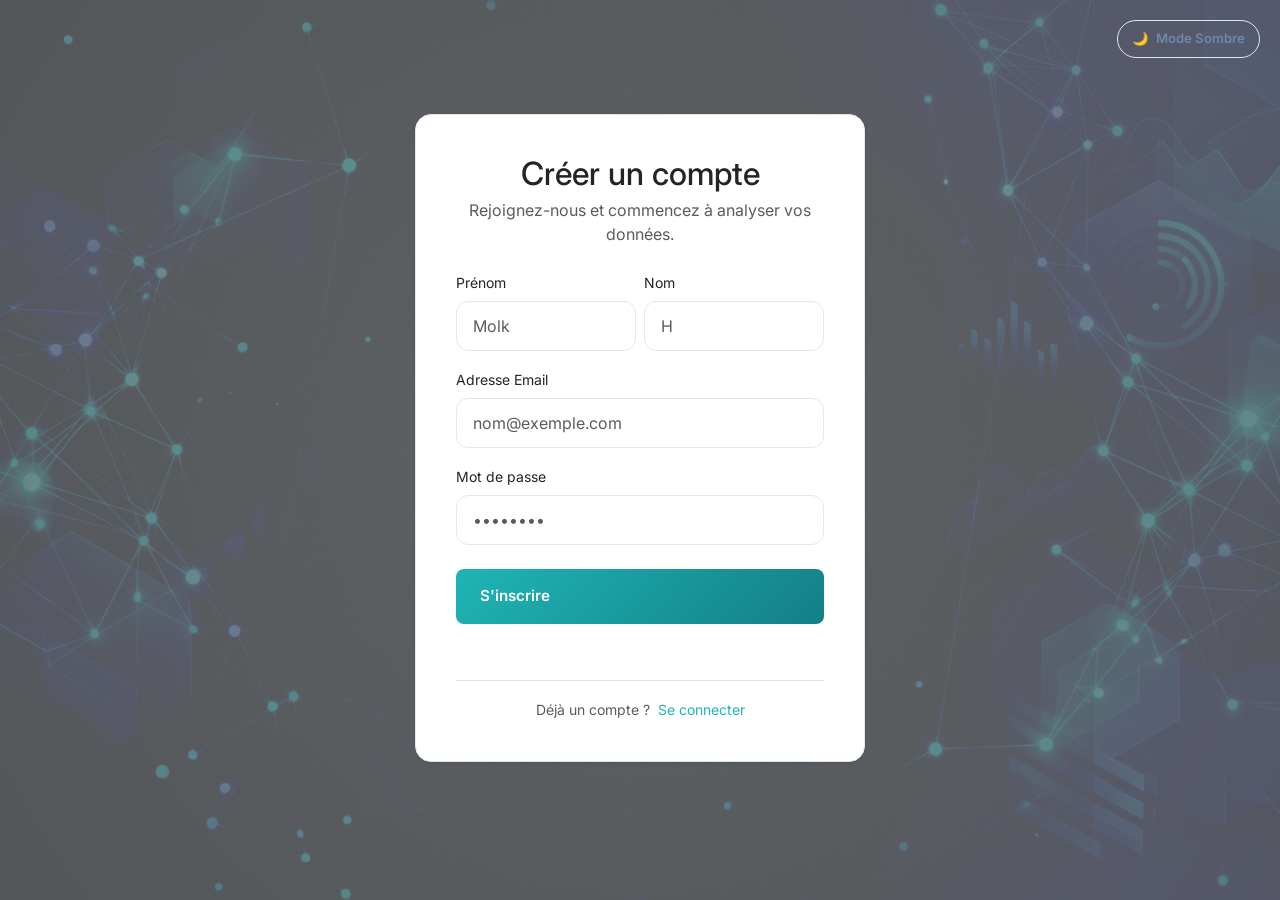
<file: frontend/register.html>
<!DOCTYPE html>
<html lang="fr" data-theme="light">
<head>
    <meta charset="UTF-8">
    <meta name="viewport" content="width=device-width, initial-scale=1.0">
    <title>Créer un compte - BusinessApp</title>
    <link rel="icon" type="image/png" href="assets/img/logo.png">
    <link rel="apple-touch-icon" href="assets/img/logo.png">
    <link href="https://cdn.jsdelivr.net/npm/bootstrap@5.3.3/dist/css/bootstrap.min.css" rel="stylesheet">
    <link href="https://fonts.googleapis.com/css2?family=Inter:wght@400;500;600;700;800&display=swap" rel="stylesheet">
    <link href="css/page-bg.css" rel="stylesheet">
    <link href="css/app-ux.css" rel="stylesheet">
    <link href="css/charts-global-theme.css" rel="stylesheet">
    <link href="css/topbar-shell.css" rel="stylesheet">
    <style>
        body { display: flex; align-items: center; justify-content: center; padding: 0; }
        .auth-card { width: 100%; max-width: 450px; padding: 2.5rem; }
        input.form-control { border-radius: 12px; padding: 12px 16px; background: rgba(255,255,255,0.05); border: 1.5px solid var(--border); }
    </style>
</head>
<body class="auth-page">
    <div style="position: fixed; top: 20px; right: 20px; z-index: 1000;">
        <button class="theme-toggle" id="themeToggle" type="button">
            <span id="themeIcon">🌙</span>
            <span id="themeLabel">Sombre</span>
        </button>
    </div>
    <div class="page-bg"><div class="bg-img"></div><div class="bg-veil"></div><div class="bg-grid"></div></div>

    <div class="auth-card card anim">
        <h2 class="fw-800 mb-1 text-center">Créer un compte</h2>
        <p class="text-muted mb-4 text-center">Rejoignez-nous et commencez à analyser vos données.</p>

        <form id="registerForm" onsubmit="event.preventDefault(); doRegister();">
            <div class="row g-2 mb-3">
                <div class="col-6">
                    <label class="form-label small fw-700">Prénom</label>
                    <input id="firstname" type="text" class="form-control" placeholder="Molk" required>
                </div>
                <div class="col-6">
                    <label class="form-label small fw-700">Nom</label>
                    <input id="lastname" type="text" class="form-control" placeholder="H" required>
                </div>
            </div>
            <div class="mb-3">
                <label class="form-label small fw-700">Adresse Email</label>
                <input id="email" type="email" class="form-control" placeholder="nom@exemple.com" required>
            </div>
            <div class="mb-4">
                <label class="form-label small fw-700">Mot de passe</label>
                <input id="password" type="password" class="form-control" placeholder="••••••••" required>
            </div>
            
            <button type="submit" class="btn btn-primary w-100 py-3 mb-3 fw-700" id="regBtn">S'inscrire</button>
            <p id="msg" class="text-center small"></p>
        </form>

        <div class="mt-4 pt-3 border-top text-center">
            <span class="text-muted small">Déjà un compte ?</span>
            <a href="index.html" class="small fw-700 text-decoration-none ms-1" style="color: var(--primary);">Se connecter</a>
        </div>
    </div>

    <script src="js/theme-manager.js"></script>
    <script>
        async function doRegister() {
            const firstname = document.getElementById('firstname').value.trim();
            const lastname = document.getElementById('lastname').value.trim();
            const email = document.getElementById('email').value.trim();
            const password = document.getElementById('password').value;
            const msg = document.getElementById('msg');
            const btn = document.getElementById('regBtn');

            btn.disabled = true;
            btn.innerHTML = '<span class="spinner-border spinner-border-sm"></span> Traitement...';

            try {
                const res = await fetch('/api/register', {
                    method: 'POST',
                    headers: { 'Content-Type': 'application/json' },
                    body: JSON.stringify({ firstname, lastname, email, password })
                });
                const data = await res.json();

                if (data.error) {
                    msg.style.color = '#ef4444';
                    msg.textContent = '❌ ' + data.error;
                    btn.disabled = false;
                    btn.textContent = 'S\'inscrire';
                    return;
                }

                msg.style.color = '#10b981';
                msg.textContent = '✅ Compte créé ! Redirection...';
                setTimeout(() => window.location.href = 'index.html', 1500);

            } catch (err) {
                msg.style.color = '#ef4444';
                msg.textContent = '❌ Erreur réseau';
                btn.disabled = false;
                btn.textContent = 'S\'inscrire';
            }
        }
    </script>
</body>
</html>
</file>
<file: frontend/css/page-bg.css>
/* page-bg.css - Modern BI Geometric Backgrounds */
.page-bg {
    position: fixed; inset: 0; z-index: -10;
    background-color: var(--bg-light); overflow: hidden;
}
.bg-img {
    position: absolute; inset: 0;
    background: url('../assets/bi_background.png') no-repeat center center;
    background-size: cover;
    opacity: 0.6; /* Dessins bien visibles */
    filter: brightness(0.4) contrast(1.5); /* Effet sombre/noir en mode clair */
    transition: all 0.4s ease;
}
[data-theme='dark'] .bg-img { 
    opacity: 0.8; 
    filter: brightness(1.1); 
} 

.bg-veil {
    position: absolute; inset: 0;
    backdrop-filter: none;
    background: radial-gradient(circle at center, transparent, rgba(0,0,0,0.12)); 
}
.bg-grid {
    position: absolute; inset: 0;
    background-image: 
        radial-gradient(rgba(31, 181, 181, 0.08) 1px, transparent 1px),
        linear-gradient(rgba(31, 181, 181, 0.04) 1px, transparent 1px),
        linear-gradient(90deg, rgba(31, 181, 181, 0.04) 1px, transparent 1px);
    background-size: 30px 30px, 90px 90px, 90px 90px;
    opacity: 0.6;
}
</file>
<file: frontend/css/app-ux.css>
/* app-ux.css - Core UI, Sidebar, Chatbot & Shell */
:root {
    --primary:      #1fb5b5;
    --primary-dark: #137f86;
    --secondary:    #0f3950;
    --success:      #10b981;
    --warning:      #f59e0b;
    --error:        #ef4444;
    --neutral:      #64748b;
    --bg-white:     #ffffff;
    --bg-light:     #f0f7ff;
    --text-dark:    #334155;
    --text-muted:   #7088a8;
    --border:       #e2e8f0;
    --border-subtle: rgba(0,0,0,0.06);
    --bg-soft:      #f8fafc;
    --shadow-sm:    0 1px 3px rgba(0,0,0,0.1);
    --shadow-md:    0 4px 12px rgba(0,0,0,0.1);
    --shadow-lg:    0 12px 24px rgba(0,0,0,0.15);
    --radius-sm:    8px;
    --radius-md:    12px;
    --radius-lg:    16px;
    --transition:   all 0.2s cubic-bezier(0.4,0,0.2,1);

    /* ─ Sidebar dimensions ─ */
    --hist-width:   240px;
    --hist-col-w:   28px;
    --sidebar-open: var(--hist-width);
}
[data-theme='dark'] {
    --bg-white:   #1a273e;
    --bg-light:   #111d2e;
    --text-dark:  #f1f5f9;
    --text-muted: #94a3b8;
    --border:     #2a445a;
    --border-subtle: rgba(255,255,255,0.06);
    --bg-soft:    #0f1a2a;
}

* { margin:0; padding:0; box-sizing:border-box; }
body {
    padding-top: 74px;
    min-height: 100vh;
    font-family: 'DM Sans', 'Inter', sans-serif;
    background: transparent;
    color: var(--text-dark);
    transition: background-color 0.3s;
}

/* ════════════════════════════════════════════════════
   SIDEBAR HISTORIQUE — pushes content instead of hiding
════════════════════════════════════════════════════ */
.hist-sidebar {
    position: fixed;
    top: 74px;
    left: 0;
    height: calc(100vh - 74px);
    width: var(--hist-width);
    background: rgba(255,255,255,0.97);
    backdrop-filter: blur(12px);
    border-right: 2px solid rgba(31,181,181,0.25);
    box-shadow: 4px 0 20px rgba(15,57,80,0.1);
    z-index: 900;
    display: flex;
    flex-direction: column;
    transition: transform 0.3s cubic-bezier(0.4,0,0.2,1), width 0.3s;
    overflow: hidden;
}
[data-theme='dark'] .hist-sidebar {
    background: rgba(9,21,35,0.97);
    border-right-color: rgba(31,181,181,0.2);
}

/* Collapsed — only the toggle tab visible */
.hist-sidebar.collapsed {
    transform: translateX(calc(-1 * var(--hist-width) + var(--hist-col-w)));
}

/* ── Main content area shifts when sidebar open/collapsed ── */
.page-shell > .container,
.page-shell > #mainContainer {
    margin-left: var(--hist-width);
    transition: margin-left 0.3s cubic-bezier(0.4,0,0.2,1);
}
.hist-sidebar.collapsed ~ .container,
.hist-sidebar.collapsed ~ #mainContainer {
    margin-left: var(--hist-col-w);
}

/* Toggle tab */
.hist-toggle-btn {
    position: absolute;
    right: -16px;
    top: 50%;
    transform: translateY(-50%);
    width: 16px;
    height: 48px;
    background: linear-gradient(135deg, var(--primary), var(--primary-dark));
    border: none;
    border-radius: 0 6px 6px 0;
    color: white;
    font-size: 0.65rem;
    cursor: pointer;
    z-index: 901;
    display: flex;
    align-items: center;
    justify-content: center;
    box-shadow: 3px 0 10px rgba(31,181,181,0.35);
    transition: background 0.2s;
}
.hist-toggle-btn:hover { background: linear-gradient(135deg, var(--primary-dark), #0c5d64); }

/* Header */
.hist-user-header {
    padding: 14px 14px 10px;
    border-bottom: 1.5px solid rgba(31,181,181,0.15);
    flex-shrink: 0;
}
.hist-user-row { display: flex; align-items: center; gap: 9px; margin-bottom: 7px; }
.hist-user-avatar {
    width: 34px;
    height: 34px;
    border-radius: 50%;
    background: linear-gradient(135deg, var(--primary), var(--primary-dark));
    color: white;
    font-size: 0.78rem;
    font-weight: 700;
    display: flex;
    align-items: center;
    justify-content: center;
    flex-shrink: 0;
    text-transform: uppercase;
}
.hist-user-name {
    font-size: 0.78rem;
    font-weight: 700;
    color: var(--text-dark);
    white-space: nowrap;
    overflow: hidden;
    text-overflow: ellipsis;
    max-width: 150px;
}
.hist-section-title {
    font-size: 0.68rem;
    font-weight: 700;
    color: var(--primary);
    letter-spacing: 0.06em;
    text-transform: uppercase;
}

/* List */
.hist-list { flex: 1; overflow-y: auto; padding: 4px 0; }
.hist-item {
    padding: 8px 12px;
    border-bottom: 1px solid var(--border-subtle);
    transition: background 0.15s;
    cursor: pointer;
}
.hist-item:hover { background: rgba(31,181,181,0.06); }
.hi-name {
    font-size: 0.78rem;
    font-weight: 600;
    color: var(--text-dark);
    white-space: nowrap;
    overflow: hidden;
    text-overflow: ellipsis;
    max-width: 200px;
}

/* Badges */
.hist-badge {
    display: inline-block;
    padding: 1px 7px;
    border-radius: 10px;
    font-size: 0.59rem;
    font-weight: 700;
    text-transform: uppercase;
    margin-top: 3px;
}
.hist-badge.success, .hist-badge.succes {
    background: rgba(16,185,129,0.15);
    color: #059669;
}
.hist-badge.danger, .hist-badge.echec {
    background: rgba(239,68,68,0.12);
    color: #dc2626;
}

/* ════════════════════════════════════════════════════
   CHATBOT — Improved messenger style
════════════════════════════════════════════════════ */
.chatbot-launcher {
    position: fixed;
    bottom: 24px;
    right: 24px;
    width: 56px;
    height: 56px;
    border-radius: 50%;
    background: linear-gradient(135deg, var(--primary), var(--primary-dark));
    border: none;
    cursor: pointer;
    display: flex;
    align-items: center;
    justify-content: center;
    box-shadow: 0 4px 22px rgba(31,181,181,0.55);
    z-index: 1001;
    transition: transform 0.2s, box-shadow 0.2s;
}
.chatbot-launcher:hover {
    transform: scale(1.08);
    box-shadow: 0 6px 28px rgba(31,181,181,0.7);
}
.chatbot-launcher svg { width: 26px; height: 26px; }

.chatbot-panel {
    position: fixed;
    bottom: 92px;
    right: 24px;
    width: 360px;
    height: 540px;
    border-radius: 20px;
    background: var(--bg-white);
    border: 1px solid rgba(31,181,181,0.18);
    box-shadow: 0 20px 60px rgba(15,57,80,0.28);
    display: flex;
    flex-direction: column;
    z-index: 1000;
    overflow: hidden;
    transition: transform 0.28s cubic-bezier(0.4,0,0.2,1), opacity 0.22s;
}
.chatbot-panel.panel-hidden {
    transform: scale(0.82) translateY(16px);
    opacity: 0;
    pointer-events: none;
}
[data-theme='dark'] .chatbot-panel {
    background: #111d2e;
    border-color: rgba(31,181,181,0.2);
    box-shadow: 0 20px 60px rgba(0,0,0,0.55);
}

/* Panel header */
.cp-header {
    background: linear-gradient(135deg, var(--primary), var(--primary-dark));
    padding: 16px 18px;
    display: flex;
    align-items: center;
    justify-content: space-between;
    flex-shrink: 0;
}
.cp-header-info { display: flex; align-items: center; gap: 10px; }
.cp-avatar {
    width: 38px;
    height: 38px;
    border-radius: 50%;
    background: rgba(255,255,255,0.2);
    display: flex;
    align-items: center;
    justify-content: center;
    font-size: 1.2rem;
}
.cp-title { font-size: 0.95rem; font-weight: 700; color: white; }
.cp-subtitle { font-size: 0.72rem; color: rgba(255,255,255,0.75); }
.btn-close-white {
    opacity: 0.75;
    filter: invert(1);
    transition: opacity 0.15s;
}
.btn-close-white:hover { opacity: 1; }

/* Messages area */
.cp-messages {
    flex: 1;
    overflow-y: auto;
    padding: 16px;
    display: flex;
    flex-direction: column;
    gap: 10px;
    scroll-behavior: smooth;
}
.cp-messages::-webkit-scrollbar { width: 4px; }
.cp-messages::-webkit-scrollbar-track { background: transparent; }
.cp-messages::-webkit-scrollbar-thumb { background: rgba(31,181,181,0.3); border-radius: 4px; }

/* Message bubbles */
.chat-msg {
    max-width: 82%;
    display: flex;
    flex-direction: column;
    animation: fadeInUp 0.2s ease;
}
.chat-msg.user { align-self: flex-end; align-items: flex-end; }
.chat-msg.bot  { align-self: flex-start; align-items: flex-start; }
.chat-bubble {
    padding: 10px 14px;
    border-radius: 16px;
    font-size: 0.85rem;
    line-height: 1.5;
    word-break: break-word;
}
.chat-msg.user .chat-bubble {
    background: linear-gradient(135deg, var(--primary), var(--primary-dark));
    color: white;
    border-bottom-right-radius: 4px;
}
.chat-msg.bot .chat-bubble {
    background: var(--bg-soft);
    color: var(--text-dark);
    border-bottom-left-radius: 4px;
    border: 1px solid var(--border-subtle);
}
[data-theme='dark'] .chat-msg.bot .chat-bubble {
    background: rgba(31,181,181,0.08);
    border-color: rgba(31,181,181,0.15);
}
.chat-time {
    font-size: 0.65rem;
    color: var(--text-muted);
    margin-top: 3px;
    padding: 0 2px;
}

/* Typing indicator */
.typing-indicator {
    display: flex;
    gap: 4px;
    align-items: center;
    padding: 6px 0;
}
.typing-dot {
    width: 7px;
    height: 7px;
    border-radius: 50%;
    background: var(--primary);
    opacity: 0.5;
    animation: typingBounce 1.2s infinite;
}
.typing-dot:nth-child(2) { animation-delay: 0.2s; }
.typing-dot:nth-child(3) { animation-delay: 0.4s; }
@keyframes typingBounce {
    0%, 60%, 100% { transform: translateY(0); opacity: 0.5; }
    30% { transform: translateY(-6px); opacity: 1; }
}
@keyframes fadeInUp {
    from { opacity: 0; transform: translateY(8px); }
    to   { opacity: 1; transform: translateY(0); }
}

/* Quick suggestions */
.cp-suggestions {
    display: flex;
    flex-wrap: wrap;
    gap: 6px;
    padding: 8px 14px 4px;
    flex-shrink: 0;
}
.cp-chip {
    padding: 5px 12px;
    border-radius: 20px;
    background: rgba(31,181,181,0.08);
    border: 1px solid rgba(31,181,181,0.2);
    color: var(--primary);
    font-size: 0.75rem;
    font-weight: 600;
    cursor: pointer;
    transition: background 0.15s;
}
.cp-chip:hover { background: rgba(31,181,181,0.18); }

/* Input row */
.cp-input-row {
    display: flex;
    gap: 8px;
    padding: 10px 14px 14px;
    border-top: 1px solid var(--border-subtle);
    background: var(--bg-white);
    flex-shrink: 0;
}
[data-theme='dark'] .cp-input-row { background: #111d2e; }
.cp-input-row input {
    flex: 1;
    border: 1.5px solid var(--border);
    border-radius: 22px;
    padding: 8px 14px;
    font-size: 0.85rem;
    background: var(--bg-soft);
    color: var(--text-dark);
    outline: none;
    transition: border-color 0.2s;
}
.cp-input-row input:focus { border-color: var(--primary); }
[data-theme='dark'] .cp-input-row input {
    background: rgba(255,255,255,0.05);
    border-color: rgba(31,181,181,0.25);
}
.cp-send-btn {
    width: 38px;
    height: 38px;
    border-radius: 50%;
    background: linear-gradient(135deg, var(--primary), var(--primary-dark));
    border: none;
    cursor: pointer;
    display: flex;
    align-items: center;
    justify-content: center;
    color: white;
    font-size: 1rem;
    transition: transform 0.15s, box-shadow 0.15s;
    flex-shrink: 0;
}
.cp-send-btn:hover { transform: scale(1.08); box-shadow: 0 4px 14px rgba(31,181,181,0.4); }
.cp-send-btn:disabled { opacity: 0.5; cursor: not-allowed; transform: none; }
</file>
<file: frontend/css/charts-global-theme.css>
/* charts-global-theme.css - Common Dashboard Components */
.card {
    background: var(--bg-white); border-radius: var(--radius-lg);
    box-shadow: var(--shadow-sm); padding: 32px; margin-bottom: 24px;
    transition: var(--transition); border: 1.5px solid var(--border);
    backdrop-filter: blur(10px);
}
[data-theme='dark'] .card { background: rgba(13, 27, 42, 0.82); }

.upload-zone {
    border: 3px dashed var(--border); border-radius: var(--radius-md);
    padding: 60px 40px; text-align: center; transition: var(--transition);
    cursor: pointer; position: relative; overflow: hidden; height: 200px;
}
.upload-zone:hover { border-color: var(--primary); background: rgba(31, 181, 181, 0.02); }

.btn {
    padding: 12px 24px; border-radius: var(--radius-sm); font-weight: 600;
    font-size: 0.95rem; border: none; cursor: pointer; transition: var(--transition);
    display: inline-flex; align-items: center; gap: 8px;
}
.btn-primary { background: linear-gradient(135deg, var(--primary), var(--primary-dark)); color: white; }
.btn-primary:hover { transform: translateY(-2px); box-shadow: 0 8px 16px rgba(31, 181, 181, 0.3); }

.table-wrapper {
    overflow-x: auto; border-radius: var(--radius-md); box-shadow: var(--shadow-sm);
    height: 500px; background: var(--bg-white);
}
table { width: 100%; border-collapse: separate; border-spacing: 0; }
thead { background: linear-gradient(135deg, var(--primary), var(--secondary)); color: white; position: sticky; top: 0; z-index: 10; }
th, td { padding: 16px; text-align: left; }
td { border-bottom: 1px solid var(--border); color: var(--text-dark); }

.stat-card {
    background: linear-gradient(135deg, var(--primary), var(--secondary)); color: white;
    padding: 24px; border-radius: var(--radius-md); box-shadow: var(--shadow-md);
}
.stat-value { font-size: 2.5rem; font-weight: 700; }
</file>
<file: frontend/css/topbar-shell.css>
/* topbar-shell.css - Top Navigation Bar & Global Shell */
.topbar {
    position: fixed; top: 0; left: 0; right: 0; height: 74px;
    background: rgba(255, 255, 255, 0.9); backdrop-filter: blur(12px);
    border-bottom: 1.5px solid rgba(31, 181, 181, 0.15);
    display: flex; align-items: center; justify-content: space-between;
    padding: 0 24px; z-index: 1000; transition: all 0.3s;
}
[data-theme='dark'] .topbar { background: rgba(9, 21, 35, 0.92); border-bottom-color: rgba(31, 181, 181, 0.2); }

.brand { 
    display: flex; align-items: center; gap: 10px;
    font-size: 1.4rem; font-weight: 800; color: var(--primary);
    text-decoration: none; letter-spacing: -0.02em;
}
.brand-dot { width: 10px; height: 10px; border-radius: 50%; background: var(--primary); }

.tnav { display: flex; align-items: center; gap: 10px; }
.tnav a { 
    padding: 8px 16px; border-radius: 8px; font-size: 0.88rem; font-weight: 600;
    color: var(--text-muted); text-decoration: none; transition: var(--transition);
}
.tnav a:hover, .tnav a.active { color: var(--primary); background: rgba(31, 181, 181, 0.08); }

.tr2 { display: flex; align-items: center; gap: 16px; }

.theme-toggle {
    display: flex; align-items: center; gap: 8px;
    padding: 8px 14px; border-radius: 20px; border: 1.5px solid var(--border);
    background: transparent; color: var(--text-muted); font-size: 0.82rem; font-weight: 600;
    cursor: pointer; transition: var(--transition);
}
.theme-toggle:hover { border-color: var(--primary); color: var(--primary); }

/* ── User Pill & Menu (Google Style) ── */
.upill {
    display: flex; align-items: center; gap: 10px; padding: 6px 12px;
    background: rgba(31, 181, 181, 0.08); border: 1.5px solid rgba(31, 181, 181, 0.15);
    border-radius: 25px; cursor: pointer; position: relative; transition: var(--transition);
}
.upill:hover { background: rgba(31, 181, 181, 0.12); border-color: var(--primary); }

.uav { width: 30px; height: 30px; border-radius: 50%; background: var(--primary); color: white; display: flex; align-items: center; justify-content: center; font-size: 0.75rem; font-weight: 700; flex-shrink: 0; box-shadow: 0 2px 8px rgba(31, 181, 181, 0.2); }
#navUser { font-size: 0.85rem; font-weight: 600; color: var(--text-dark); }

.udrop {
    position: absolute; top: calc(100% + 12px); right: 0; width: 320px;
    background: var(--bg-white); border-radius: 20px; overflow: hidden;
    box-shadow: 0 10px 40px rgba(0,0,0,0.15); border: 1px solid var(--border);
    opacity: 0; transform: translateY(10px) scale(0.95); pointer-events: none;
    transition: all 0.25s cubic-bezier(0.4, 0, 0.2, 1); z-index: 1001;
    display: flex; flex-direction: column;
}
.udrop.show { opacity: 1; transform: translateY(0) scale(1); pointer-events: auto; }
[data-theme='dark'] .udrop { box-shadow: 0 10px 40px rgba(0,0,0,0.4); border-color: rgba(255,255,255,0.08); }

.udrop-header {
    padding: 24px 20px 20px; border-bottom: 1px solid var(--border);
    display: flex; flex-direction: column; align-items: center; text-align: center;
}
.uav-lg {
    width: 64px; height: 64px; border-radius: 50%; background: var(--primary);
    color: white; display: flex; align-items: center; justify-content: center;
    font-size: 1.6rem; font-weight: 700; margin-bottom: 14px;
    box-shadow: 0 4px 15px rgba(31, 181, 181, 0.3);
}
.udrop-name { font-size: 1.05rem; font-weight: 700; color: var(--text-dark); line-height: 1.2; margin-bottom: 4px; }
.udrop-email { font-size: 0.85rem; color: var(--text-muted); margin-bottom: 16px; }

.udrop-btn {
    display: inline-block; padding: 8px 20px; border-radius: 20px;
    border: 1.5px solid var(--border); font-size: 0.85rem; font-weight: 600;
    color: var(--text-dark); text-decoration: none; transition: var(--transition);
}
.udrop-btn:hover { background: rgba(31, 181, 181, 0.05); border-color: var(--primary); color: var(--primary); }

.udrop-actions { padding: 12px 10px; display: flex; flex-direction: column; }
.udrop-actions a {
    padding: 10px 16px; border-radius: 12px; font-size: 0.9rem; font-weight: 600;
    color: var(--text-dark); text-decoration: none; display: flex; align-items: center; gap: 12px;
    transition: var(--transition);
}
.udrop-actions a:hover { background: rgba(31, 181, 181, 0.08); color: var(--primary); }

.udrop-footer { padding: 15px 20px 20px; border-top: 1px solid var(--border); display: flex; justify-content: center; }
.lo-btn {
    width: 100%; padding: 10px; border-radius: 12px; border: 1.5px solid #ef4444;
    background: transparent; color: #ef4444; font-size: 0.9rem; font-weight: 700;
    cursor: pointer; transition: all 0.2s;
}
.lo-btn:hover { background: #ef4444; color: white; box-shadow: 0 4px 12px rgba(239, 68, 68, 0.3); }
</file>
